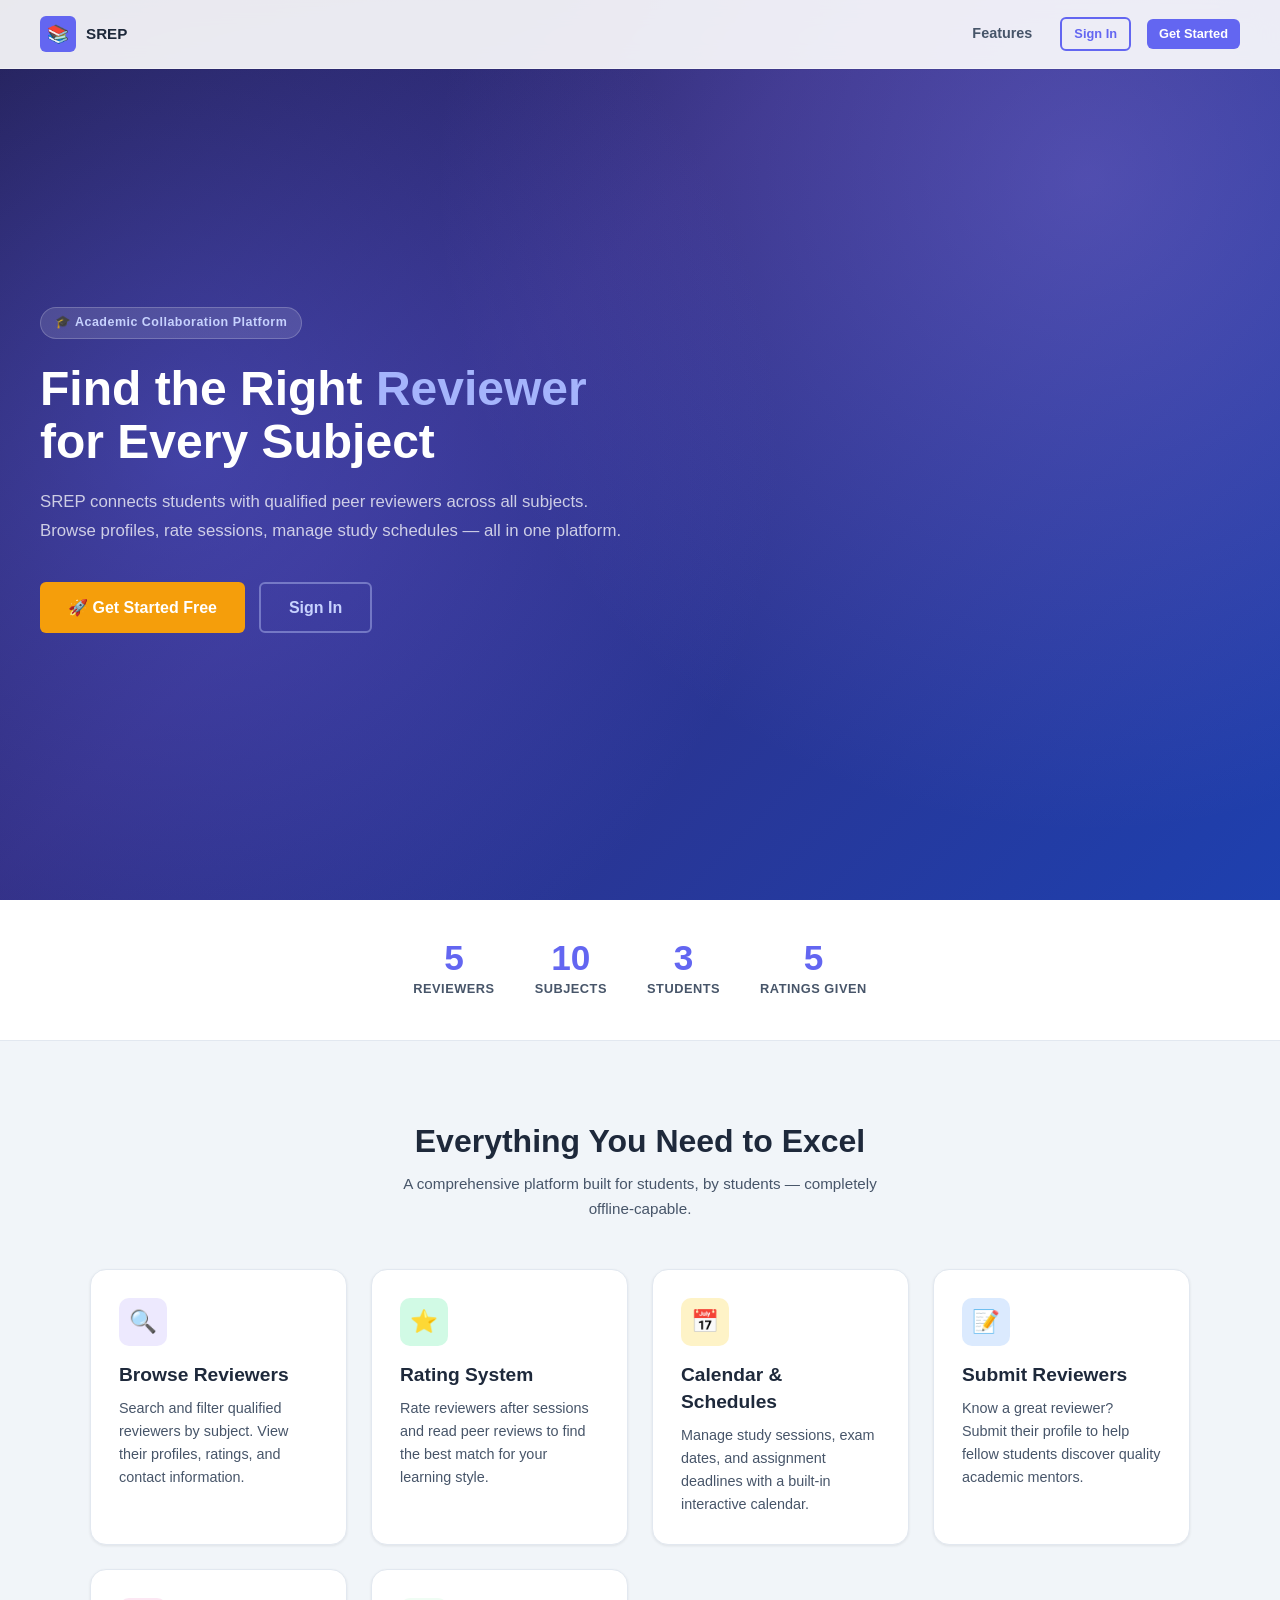
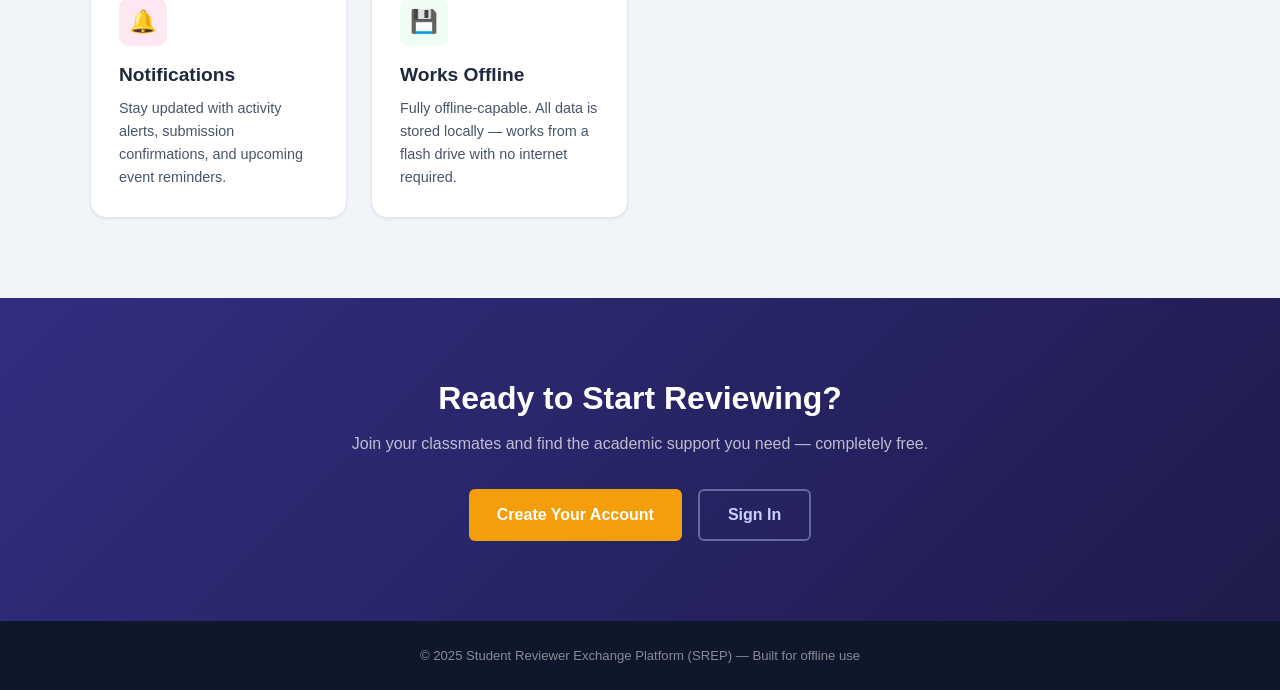
<file: webdev_final/files/index.html>
<!DOCTYPE html>
<html lang="en">
<head>
  <meta charset="UTF-8">
  <meta name="viewport" content="width=device-width, initial-scale=1.0">
  <title>SREP — Student Reviewer Exchange Platform</title>
  <link rel="stylesheet" href="styles.css">
  <style>
    .cta-section {
      padding: 80px 40px;
      background: linear-gradient(135deg, #312e81 0%, #1e1b4b 100%);
      text-align: center; color: #fff;
    }
    .cta-section h2 { font-size: 2rem; font-weight: 800; margin-bottom: 12px; }
    .cta-section p  { color: rgba(255,255,255,.7); margin-bottom: 32px; font-size: 1rem; }
    .landing-footer {
      background: #0f172a; color: rgba(255,255,255,.5);
      text-align: center; padding: 24px;
      font-size: .82rem;
    }
    .stats-row {
      display: flex; justify-content: center; gap: 40px; flex-wrap: wrap;
      padding: 40px;
      background: var(--card);
      border-bottom: 1px solid var(--border);
    }
    .stat-item { text-align: center; }
    .stat-num  { font-size: 2.2rem; font-weight: 900; color: var(--primary); line-height: 1; }
    .stat-lbl  { font-size: .8rem; color: var(--text-md); margin-top: 4px; font-weight: 600; letter-spacing: .04em; text-transform: uppercase; }
    .landing-nav-links { display: flex; align-items: center; gap: 16px; }
    .nav-link { font-size: .9rem; font-weight: 600; color: var(--text-md); padding: 6px 12px; border-radius: var(--radius-sm); transition: color var(--t-fast); }
    .nav-link:hover { color: var(--primary); text-decoration: none; }
  </style>
</head>
<body>
  <!-- Navigation -->
  <nav class="landing-nav">
    <div class="landing-logo">
      <div class="landing-logo-icon">📚</div>
      <span class="landing-logo-text">SREP</span>
    </div>
    <div class="landing-nav-links">
      <a href="#features" class="nav-link">Features</a>
      <a href="login.html" class="btn btn-outline btn-sm">Sign In</a>
      <a href="register.html" class="btn btn-primary btn-sm">Get Started</a>
    </div>
  </nav>

  <!-- Hero Section -->
  <section class="hero">
    <div class="hero-content">
      <div class="hero-badge">🎓 Academic Collaboration Platform</div>
      <h1>Find the Right <span class="highlight">Reviewer</span> for Every Subject</h1>
      <p>SREP connects students with qualified peer reviewers across all subjects. Browse profiles, rate sessions, manage study schedules — all in one platform.</p>
      <div class="hero-actions">
        <a href="register.html" class="btn btn-accent btn-lg">🚀 Get Started Free</a>
        <a href="login.html"    class="btn btn-outline btn-lg" style="color:#c7d2fe;border-color:rgba(199,210,254,.4);">Sign In</a>
      </div>
    </div>
  </section>

  <!-- Quick Stats -->
  <div class="stats-row" id="live-stats">
    <div class="stat-item">
      <div class="stat-num" id="stat-reviewers">5</div>
      <div class="stat-lbl">Reviewers</div>
    </div>
    <div class="stat-item">
      <div class="stat-num" id="stat-subjects">10</div>
      <div class="stat-lbl">Subjects</div>
    </div>
    <div class="stat-item">
      <div class="stat-num" id="stat-users">3</div>
      <div class="stat-lbl">Students</div>
    </div>
    <div class="stat-item">
      <div class="stat-num" id="stat-ratings">5</div>
      <div class="stat-lbl">Ratings Given</div>
    </div>
  </div>

  <!-- Features Section -->
  <section class="features-section" id="features">
    <div class="section-heading">
      <h2>Everything You Need to Excel</h2>
      <p>A comprehensive platform built for students, by students — completely offline-capable.</p>
    </div>
    <div class="features-grid">
      <div class="feature-card">
        <div class="feature-icon" style="background:#ede9fe;">🔍</div>
        <h3>Browse Reviewers</h3>
        <p style="color:var(--text-md);font-size:.9rem;margin-top:8px;line-height:1.6;">
          Search and filter qualified reviewers by subject. View their profiles, ratings, and contact information.
        </p>
      </div>
      <div class="feature-card">
        <div class="feature-icon" style="background:#d1fae5;">⭐</div>
        <h3>Rating System</h3>
        <p style="color:var(--text-md);font-size:.9rem;margin-top:8px;line-height:1.6;">
          Rate reviewers after sessions and read peer reviews to find the best match for your learning style.
        </p>
      </div>
      <div class="feature-card">
        <div class="feature-icon" style="background:#fef3c7;">📅</div>
        <h3>Calendar & Schedules</h3>
        <p style="color:var(--text-md);font-size:.9rem;margin-top:8px;line-height:1.6;">
          Manage study sessions, exam dates, and assignment deadlines with a built-in interactive calendar.
        </p>
      </div>
      <div class="feature-card">
        <div class="feature-icon" style="background:#dbeafe;">📝</div>
        <h3>Submit Reviewers</h3>
        <p style="color:var(--text-md);font-size:.9rem;margin-top:8px;line-height:1.6;">
          Know a great reviewer? Submit their profile to help fellow students discover quality academic mentors.
        </p>
      </div>
      <div class="feature-card">
        <div class="feature-icon" style="background:#fce7f3;">🔔</div>
        <h3>Notifications</h3>
        <p style="color:var(--text-md);font-size:.9rem;margin-top:8px;line-height:1.6;">
          Stay updated with activity alerts, submission confirmations, and upcoming event reminders.
        </p>
      </div>
      <div class="feature-card">
        <div class="feature-icon" style="background:#f0fdf4;">💾</div>
        <h3>Works Offline</h3>
        <p style="color:var(--text-md);font-size:.9rem;margin-top:8px;line-height:1.6;">
          Fully offline-capable. All data is stored locally — works from a flash drive with no internet required.
        </p>
      </div>
    </div>
  </section>

  <!-- CTA Section -->
  <section class="cta-section">
    <h2>Ready to Start Reviewing?</h2>
    <p>Join your classmates and find the academic support you need — completely free.</p>
    <div style="display:flex;gap:16px;justify-content:center;flex-wrap:wrap;">
      <a href="register.html" class="btn btn-accent btn-lg">Create Your Account</a>
      <a href="login.html"    class="btn btn-outline btn-lg" style="color:#c7d2fe;border-color:rgba(199,210,254,.4);">Sign In</a>
    </div>
  </section>

  <footer class="landing-footer">
    &copy; 2025 Student Reviewer Exchange Platform (SREP) — Built for offline use
  </footer>

  <script src="script.js"></script>
  <script>
    // Update live stats from localStorage
    document.addEventListener('DOMContentLoaded', () => {
      const reviewers = getLS(KEYS.REVIEWERS) || [];
      const users     = getLS(KEYS.USERS)     || [];
      const ratings   = getLS(KEYS.RATINGS)   || [];

      document.getElementById('stat-reviewers').textContent = reviewers.length;
      document.getElementById('stat-users').textContent     = users.length;
      document.getElementById('stat-ratings').textContent   = ratings.length;

      // Redirect to dashboard if already logged in
      redirectIfAuthed();
    });
  </script>
</body>
</html>
</file>
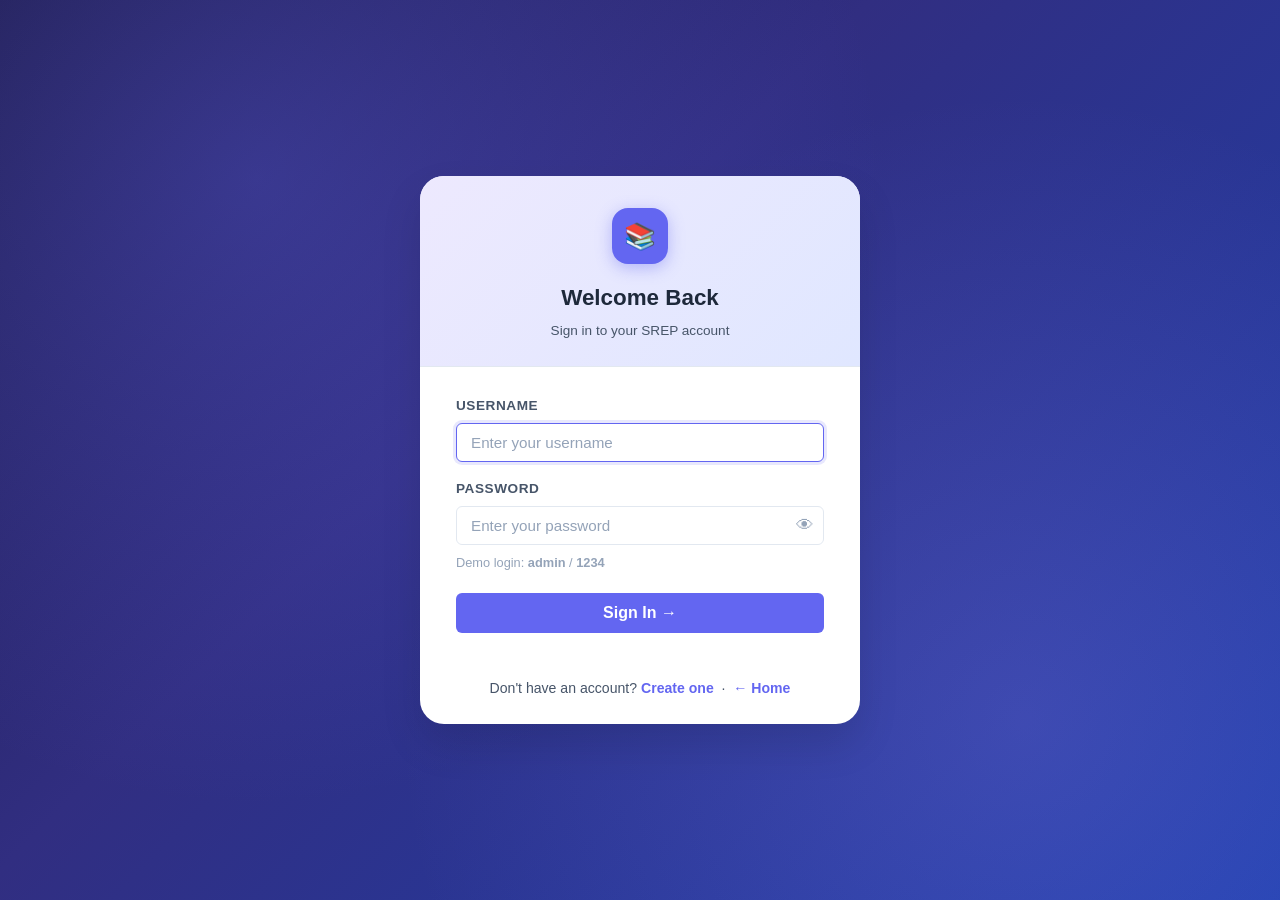
<file: webdev_final/files/dashboard.html>
<!DOCTYPE html>
<html lang="en">
<head>
  <meta charset="UTF-8">
  <meta name="viewport" content="width=device-width, initial-scale=1.0">
  <title>Dashboard — SREP</title>
  <link rel="stylesheet" href="styles.css">
</head>
<body>

<!-- ============================================================
     TOAST & MODALS (outside layout)
     ============================================================ -->
<div id="toast-container"></div>
<div id="sidebar-overlay" class="sidebar-overlay"></div>

<!-- ── Rating Modal ── -->
<div class="modal-overlay" id="rating-modal">
  <div class="modal">
    <div class="modal-header">
      <span class="modal-title">Rate Reviewer</span>
      <button class="modal-close" onclick="closeModal('rating-modal')">✕</button>
    </div>
    <div class="modal-body">
      <p style="color:var(--text-md);font-size:.9rem;margin-bottom:16px;">
        Share your experience to help other students.
      </p>
      <div id="rating-reviewer-name" style="font-weight:700;font-size:1.05rem;margin-bottom:14px;"></div>
      <div style="margin-bottom:16px;">
        <div class="form-label" style="margin-bottom:8px;">Your Rating</div>
        <div id="rating-stars" style="display:flex;gap:6px;font-size:2rem;cursor:pointer;"></div>
      </div>
      <div class="form-group">
        <label class="form-label">Comment (optional)</label>
        <textarea id="rating-comment" class="form-control" rows="3" placeholder="Share your experience…"></textarea>
      </div>
      <input type="hidden" id="rating-reviewer-id">
      <input type="hidden" id="rating-value" value="0">
    </div>
    <div class="modal-footer">
      <button class="btn btn-ghost" onclick="closeModal('rating-modal')">Cancel</button>
      <button class="btn btn-accent" id="submit-rating-btn">Submit Rating ★</button>
    </div>
  </div>
</div>

<!-- ── Reviewer Detail Modal ── -->
<div class="modal-overlay" id="detail-modal">
  <div class="modal modal-lg">
    <div class="modal-header">
      <span class="modal-title">Reviewer Profile</span>
      <button class="modal-close" onclick="closeModal('detail-modal')">✕</button>
    </div>
    <div class="modal-body" id="detail-modal-body"></div>
    <div class="modal-footer">
      <button class="btn btn-ghost" onclick="closeModal('detail-modal')">Close</button>
      <button class="btn btn-primary" id="detail-rate-btn">★ Rate This Reviewer</button>
    </div>
  </div>
</div>

<!-- ── Event Modal (Add / Edit) ── -->
<div class="modal-overlay" id="event-modal">
  <div class="modal">
    <div class="modal-header">
      <span class="modal-title" id="event-modal-title">Add Event</span>
      <button class="modal-close" onclick="closeModal('event-modal')">✕</button>
    </div>
    <div class="modal-body">
      <div class="form-group">
        <label class="form-label">Event Title *</label>
        <input type="text" id="evt-title" class="form-control" placeholder="e.g., Math Finals Review">
      </div>
      <div class="form-row">
        <div class="form-group">
          <label class="form-label">Date *</label>
          <input type="date" id="evt-date" class="form-control">
        </div>
        <div class="form-group">
          <label class="form-label">Time</label>
          <input type="time" id="evt-time" class="form-control">
        </div>
      </div>
      <div class="form-group">
        <label class="form-label">Type</label>
        <select id="evt-type" class="form-control">
          <option value="review">Review Session</option>
          <option value="exam">Exam</option>
          <option value="assignment">Assignment</option>
          <option value="other">Other</option>
        </select>
      </div>
      <div class="form-group">
        <label class="form-label">Description</label>
        <textarea id="evt-desc" class="form-control" rows="2" placeholder="Optional details…"></textarea>
      </div>
      <input type="hidden" id="evt-editing-id">
    </div>
    <div class="modal-footer">
      <button class="btn btn-ghost" onclick="closeModal('event-modal')">Cancel</button>
      <button class="btn btn-primary" id="save-event-btn">Save Event</button>
    </div>
  </div>
</div>

<!-- ── Confirm Modal ── -->
<div class="modal-overlay" id="confirm-modal">
  <div class="modal" style="max-width:360px;">
    <div class="modal-header">
      <span class="modal-title">Confirm Action</span>
      <button class="modal-close" onclick="closeModal('confirm-modal')">✕</button>
    </div>
    <div class="modal-body">
      <p id="confirm-message" style="color:var(--text-md);"></p>
    </div>
    <div class="modal-footer">
      <button class="btn btn-ghost" onclick="closeModal('confirm-modal')">Cancel</button>
      <button class="btn btn-danger" id="confirm-ok">Confirm Delete</button>
    </div>
  </div>
</div>

<!-- ============================================================
     APP LAYOUT
     ============================================================ -->
<div class="app-layout">

  <!-- ── Sidebar ── -->
  <aside class="sidebar" id="sidebar">
    <div class="sidebar-logo">
      <div class="sidebar-logo-icon">📚</div>
      <div>
        <div class="sidebar-logo-text">SREP</div>
        <div class="sidebar-logo-sub">Reviewer Exchange</div>
      </div>
    </div>

    <div class="sidebar-user">
      <div class="sidebar-avatar" id="sb-avatar"></div>
      <div class="sidebar-user-info">
        <div class="sidebar-user-name" id="sb-name">Loading…</div>
        <div class="sidebar-user-role" id="sb-subject"></div>
      </div>
    </div>

    <nav class="sidebar-nav">
      <div class="sidebar-section-label">Main</div>
      <div class="nav-item active" data-section="dashboard">
        <span class="nav-icon">🏠</span><span class="nav-label">Dashboard</span>
      </div>
      <div class="nav-item" data-section="subjects">
        <span class="nav-icon">📚</span><span class="nav-label">Subjects</span>
      </div>

      <div class="sidebar-section-label" style="margin-top:6px;">Reviewers</div>
      <div class="nav-item" data-section="browse">
        <span class="nav-icon">🔍</span><span class="nav-label">Browse Reviewers</span>
      </div>
      <div class="nav-item" data-section="submit">
        <span class="nav-icon">✏️</span><span class="nav-label">Submit Reviewer</span>
      </div>
      <div class="nav-item" data-section="my-submissions">
        <span class="nav-icon">📋</span><span class="nav-label">My Submissions</span>
      </div>

      <div class="sidebar-section-label" style="margin-top:6px;">Manage</div>
      <div class="nav-item" data-section="calendar">
        <span class="nav-icon">📅</span><span class="nav-label">Calendar</span>
      </div>
      <div class="nav-item" data-section="notifications">
        <span class="nav-icon">🔔</span>
        <span class="nav-label">Notifications</span>
        <span class="nav-badge hidden" id="notif-badge">0</span>
      </div>
    </nav>

    <div class="sidebar-footer">
      <div class="nav-item" data-section="profile">
        <span class="nav-icon">👤</span><span class="nav-label">Profile</span>
      </div>
      <div class="nav-item logout" id="logout-btn">
        <span class="nav-icon">🚪</span><span class="nav-label">Logout</span>
      </div>
    </div>
  </aside>

  <!-- ── Main Content ── -->
  <main class="main-content">

    <!-- Top Bar -->
    <div class="top-bar">
      <div class="top-bar-left">
        <button class="hamburger" id="hamburger">☰</button>
        <div>
          <div class="top-bar-title" id="top-bar-title">Dashboard</div>
          <div class="top-bar-breadcrumb" id="top-bar-breadcrumb">Home › Dashboard</div>
        </div>
      </div>
      <div style="display:flex;align-items:center;gap:12px;">
        <div style="font-size:.82rem;color:var(--text-sm);" id="top-bar-date"></div>
        <button class="btn btn-outline btn-sm" onclick="navigateTo('notifications')" id="top-notif-btn">
          🔔 <span id="top-notif-count"></span>
        </button>
      </div>
    </div>

    <div class="content-area">

      <!-- ────────────────────────────────────────────────────── -->
      <!-- SECTION: DASHBOARD                                     -->
      <!-- ────────────────────────────────────────────────────── -->
      <section id="section-dashboard" class="section fade-in">
        <div class="section-header">
          <div>
            <div class="section-title" id="dash-greeting">Good morning!</div>
            <div class="section-subtitle">Here's what's happening on the platform.</div>
          </div>
          <button class="btn btn-primary btn-sm" onclick="navigateTo('submit')">+ Submit Reviewer</button>
        </div>

        <!-- Stats -->
        <div class="stats-grid" id="dash-stats"></div>

        <!-- Two-column grid -->
        <div style="display:grid;grid-template-columns:1fr 1fr;gap:20px;margin-top:24px;" class="dash-two-col">

          <!-- Recent Reviewers -->
          <div class="card">
            <div class="card-header">
              <h3 style="font-size:1rem;">Recent Reviewers</h3>
              <button class="btn btn-ghost btn-sm" onclick="navigateTo('browse')">View All →</button>
            </div>
            <div class="card-body" style="padding:12px;">
              <div id="dash-recent-reviewers"></div>
            </div>
          </div>

          <!-- Upcoming Events -->
          <div class="card">
            <div class="card-header">
              <h3 style="font-size:1rem;">Upcoming Events</h3>
              <button class="btn btn-ghost btn-sm" onclick="navigateTo('calendar')">Calendar →</button>
            </div>
            <div class="card-body" style="padding:12px;">
              <div id="dash-upcoming-events"></div>
            </div>
          </div>
        </div>

        <!-- Recent Notifications -->
        <div class="card" style="margin-top:20px;">
          <div class="card-header">
            <h3 style="font-size:1rem;">Recent Notifications</h3>
            <button class="btn btn-ghost btn-sm" onclick="navigateTo('notifications')">View All →</button>
          </div>
          <div class="card-body" style="padding:12px;">
            <div id="dash-notifications"></div>
          </div>
        </div>
      </section>

      <!-- ────────────────────────────────────────────────────── -->
      <!-- SECTION: SUBJECTS                                      -->
      <!-- ────────────────────────────────────────────────────── -->
      <section id="section-subjects" class="section hidden fade-in">
        <div class="section-header">
          <div>
            <div class="section-title">Subjects</div>
            <div class="section-subtitle">Browse reviewers by subject area</div>
          </div>
        </div>
        <div class="subjects-grid" id="subjects-grid"></div>
      </section>

      <!-- ────────────────────────────────────────────────────── -->
      <!-- SECTION: BROWSE REVIEWERS                             -->
      <!-- ────────────────────────────────────────────────────── -->
      <section id="section-browse" class="section hidden fade-in">
        <div class="section-header">
          <div>
            <div class="section-title">Browse Reviewers</div>
            <div class="section-subtitle">Find the right reviewer for your subject</div>
          </div>
          <button class="btn btn-primary btn-sm" onclick="navigateTo('submit')">+ Submit Reviewer</button>
        </div>

        <div class="filter-bar">
          <div class="search-input-wrap">
            <span class="search-icon">🔍</span>
            <input type="text" id="browse-search" class="search-input" placeholder="Search by name, subject, or tag…">
          </div>
          <select id="browse-filter-subject" class="filter-select">
            <option value="">All Subjects</option>
          </select>
          <select id="browse-sort" class="filter-select">
            <option value="date-desc">Newest First</option>
            <option value="rating-desc">Highest Rated</option>
            <option value="rating-asc">Lowest Rated</option>
            <option value="name-asc">Name A–Z</option>
          </select>
          <button class="btn btn-ghost btn-sm" id="browse-clear-btn">Clear</button>
        </div>

        <div id="browse-results-info" style="font-size:.85rem;color:var(--text-sm);margin-bottom:12px;"></div>
        <div class="reviewers-grid" id="browse-grid"></div>
      </section>

      <!-- ────────────────────────────────────────────────────── -->
      <!-- SECTION: SUBMIT REVIEWER                              -->
      <!-- ────────────────────────────────────────────────────── -->
      <section id="section-submit" class="section hidden fade-in">
        <div class="section-header">
          <div>
            <div class="section-title">Submit a Reviewer</div>
            <div class="section-subtitle">Help your classmates discover great academic mentors</div>
          </div>
        </div>

        <div style="display:grid;grid-template-columns:2fr 1fr;gap:24px;" class="submit-grid">
          <div class="card">
            <div class="card-header"><h3>Reviewer Information</h3></div>
            <div class="card-body">
              <div id="submit-success-msg" class="hidden" style="padding:14px;background:#d1fae5;border-radius:var(--radius-md);margin-bottom:16px;color:#065f46;font-weight:600;"></div>

              <div class="form-row">
                <div class="form-group">
                  <label class="form-label">Full Name *</label>
                  <input type="text" id="sub-name" class="form-control" placeholder="Reviewer's full name">
                </div>
                <div class="form-group">
                  <label class="form-label">Subject *</label>
                  <select id="sub-subject" class="form-control">
                    <option value="">Select subject…</option>
                    <option>Mathematics</option>
                    <option>Science</option>
                    <option>English</option>
                    <option>History</option>
                    <option>Technology</option>
                    <option>Arts</option>
                    <option>Filipino</option>
                    <option>Social Studies</option>
                    <option>Economics</option>
                    <option>General</option>
                  </select>
                </div>
              </div>

              <div class="form-group">
                <label class="form-label">Contact Info *</label>
                <input type="text" id="sub-contact" class="form-control" placeholder="Email, phone, or social handle">
              </div>

              <div class="form-group">
                <label class="form-label">Description *</label>
                <textarea id="sub-desc" class="form-control" rows="4" placeholder="Describe the reviewer's expertise, availability, and teaching style…"></textarea>
              </div>

              <div class="form-group">
                <label class="form-label">Tags <span style="color:var(--text-sm);font-weight:400;text-transform:none;">(comma-separated)</span></label>
                <input type="text" id="sub-tags" class="form-control" placeholder="e.g., Calculus, Algebra, Statistics">
              </div>

              <button class="btn btn-primary btn-lg btn-full" id="submit-reviewer-btn">Submit Reviewer →</button>
            </div>
          </div>

          <div style="display:flex;flex-direction:column;gap:16px;">
            <div class="card">
              <div class="card-body">
                <h4 style="margin-bottom:10px;">📝 Submission Tips</h4>
                <ul style="color:var(--text-md);font-size:.85rem;display:flex;flex-direction:column;gap:8px;list-style:disc;padding-left:18px;">
                  <li>Use the reviewer's professional email for contact</li>
                  <li>Be descriptive about their experience level</li>
                  <li>Mention specific topics they can cover</li>
                  <li>Include availability (e.g., weekday afternoons)</li>
                  <li>Add relevant tags for easier discovery</li>
                </ul>
              </div>
            </div>
            <div class="card" style="background:linear-gradient(135deg,#ede9fe,#e0e7ff);">
              <div class="card-body" style="text-align:center;">
                <div style="font-size:2.5rem;margin-bottom:8px;">🤝</div>
                <div style="font-weight:700;font-size:.95rem;margin-bottom:6px;">Help Your Community</div>
                <div style="font-size:.82rem;color:var(--text-md);">Every submission helps students find the academic support they need.</div>
              </div>
            </div>
          </div>
        </div>
      </section>

      <!-- ────────────────────────────────────────────────────── -->
      <!-- SECTION: MY SUBMISSIONS                               -->
      <!-- ────────────────────────────────────────────────────── -->
      <section id="section-my-submissions" class="section hidden fade-in">
        <div class="section-header">
          <div>
            <div class="section-title">My Submissions</div>
            <div class="section-subtitle">Reviewers you have added to the platform</div>
          </div>
          <button class="btn btn-primary btn-sm" onclick="navigateTo('submit')">+ Submit New</button>
        </div>
        <div id="my-submissions-grid"></div>
      </section>

      <!-- ────────────────────────────────────────────────────── -->
      <!-- SECTION: CALENDAR                                     -->
      <!-- ────────────────────────────────────────────────────── -->
      <section id="section-calendar" class="section hidden fade-in">
        <div class="section-header">
          <div>
            <div class="section-title">Calendar</div>
            <div class="section-subtitle">Manage your study schedule and deadlines</div>
          </div>
          <button class="btn btn-primary btn-sm" id="add-event-btn">+ Add Event</button>
        </div>

        <div class="calendar-wrapper">
          <!-- Calendar Grid -->
          <div class="card" style="padding:20px;">
            <div class="calendar-nav">
              <button class="cal-nav-btn" id="cal-prev">‹</button>
              <div class="cal-month-label" id="cal-month-label"></div>
              <button class="cal-nav-btn" id="cal-next">›</button>
            </div>
            <div class="calendar-grid" id="calendar-grid"></div>
          </div>

          <!-- Events Panel -->
          <div class="events-panel">
            <div class="events-panel-header">
              <div>
                <div style="font-weight:700;" id="events-panel-title">All Upcoming Events</div>
                <div style="font-size:.78rem;color:var(--text-sm);" id="events-panel-sub"></div>
              </div>
              <button class="btn btn-ghost btn-sm btn-icon" id="events-panel-clear" title="Show all events" style="display:none;">✕</button>
            </div>
            <div class="events-list" id="events-list"></div>
          </div>
        </div>

        <!-- Legend -->
        <div style="display:flex;gap:16px;flex-wrap:wrap;margin-top:14px;font-size:.78rem;color:var(--text-md);">
          <span><span class="cal-event-chip review" style="padding:2px 8px;">●</span> Review</span>
          <span><span class="cal-event-chip exam" style="padding:2px 8px;">●</span> Exam</span>
          <span><span class="cal-event-chip assignment" style="padding:2px 8px;">●</span> Assignment</span>
          <span><span class="cal-event-chip other" style="padding:2px 8px;">●</span> Other</span>
        </div>
      </section>

      <!-- ────────────────────────────────────────────────────── -->
      <!-- SECTION: NOTIFICATIONS                                -->
      <!-- ────────────────────────────────────────────────────── -->
      <section id="section-notifications" class="section hidden fade-in">
        <div class="section-header">
          <div>
            <div class="section-title">Notifications</div>
            <div class="section-subtitle" id="notif-section-sub"></div>
          </div>
          <button class="btn btn-outline btn-sm" id="mark-all-read-btn">Mark All Read</button>
        </div>
        <div id="notifications-list"></div>
      </section>

      <!-- ────────────────────────────────────────────────────── -->
      <!-- SECTION: PROFILE                                      -->
      <!-- ────────────────────────────────────────────────────── -->
      <section id="section-profile" class="section hidden fade-in">
        <div class="section-header">
          <div>
            <div class="section-title">My Profile</div>
            <div class="section-subtitle">Manage your account information</div>
          </div>
        </div>

        <div style="display:grid;grid-template-columns:2fr 1fr;gap:24px;" class="profile-grid">
          <!-- Profile Card -->
          <div class="card">
            <div class="profile-cover"></div>
            <div class="profile-avatar-wrap">
              <div class="profile-avatar-big" id="profile-avatar"></div>
              <div class="profile-info">
                <div class="profile-name" id="profile-display-name"></div>
                <div class="profile-role" id="profile-display-subject"></div>
              </div>
            </div>
            <div class="card-body" style="padding-top:0;">
              <div id="profile-view-mode">
                <div style="display:grid;grid-template-columns:1fr 1fr;gap:12px;margin-bottom:16px;">
                  <div>
                    <div class="form-label">Username</div>
                    <div style="padding:8px 0;" id="pv-username"></div>
                  </div>
                  <div>
                    <div class="form-label">Email</div>
                    <div style="padding:8px 0;" id="pv-email"></div>
                  </div>
                  <div>
                    <div class="form-label">Subject</div>
                    <div style="padding:8px 0;" id="pv-subject"></div>
                  </div>
                  <div>
                    <div class="form-label">Member Since</div>
                    <div style="padding:8px 0;" id="pv-joined"></div>
                  </div>
                </div>
                <div class="form-label">Bio</div>
                <div style="padding:8px 0;color:var(--text-md);font-size:.9rem;" id="pv-bio"></div>
                <button class="btn btn-primary btn-sm" style="margin-top:16px;" id="edit-profile-btn">✏️ Edit Profile</button>
              </div>

              <div id="profile-edit-mode" class="hidden">
                <div class="form-row">
                  <div class="form-group">
                    <label class="form-label">Full Name *</label>
                    <input type="text" id="pe-name" class="form-control">
                  </div>
                  <div class="form-group">
                    <label class="form-label">Email *</label>
                    <input type="email" id="pe-email" class="form-control">
                  </div>
                </div>
                <div class="form-group">
                  <label class="form-label">Subject Specialization</label>
                  <select id="pe-subject" class="form-control">
                    <option>Mathematics</option><option>Science</option>
                    <option>English</option><option>History</option>
                    <option>Technology</option><option>Arts</option>
                    <option>Filipino</option><option>Social Studies</option>
                    <option>Economics</option><option>General</option>
                  </select>
                </div>
                <div class="form-group">
                  <label class="form-label">Bio</label>
                  <textarea id="pe-bio" class="form-control" rows="3" placeholder="Tell others about yourself…"></textarea>
                </div>
                <div class="divider"></div>
                <div style="font-weight:600;font-size:.9rem;margin-bottom:12px;">Change Password <span style="color:var(--text-sm);font-weight:400;">(leave blank to keep current)</span></div>
                <div class="form-row">
                  <div class="form-group">
                    <label class="form-label">New Password</label>
                    <input type="password" id="pe-password" class="form-control" placeholder="New password">
                  </div>
                  <div class="form-group">
                    <label class="form-label">Confirm</label>
                    <input type="password" id="pe-confirm" class="form-control" placeholder="Confirm password">
                  </div>
                </div>
                <div style="display:flex;gap:10px;margin-top:4px;">
                  <button class="btn btn-primary" id="save-profile-btn">Save Changes</button>
                  <button class="btn btn-ghost" id="cancel-edit-btn">Cancel</button>
                </div>
              </div>
            </div>
          </div>

          <!-- Side stats -->
          <div style="display:flex;flex-direction:column;gap:16px;">
            <div class="card">
              <div class="card-body">
                <h4 style="margin-bottom:14px;">📊 My Activity</h4>
                <div style="display:flex;flex-direction:column;gap:10px;">
                  <div style="display:flex;justify-content:space-between;align-items:center;">
                    <span style="color:var(--text-md);font-size:.88rem;">Submissions</span>
                    <strong id="profile-stat-submissions">0</strong>
                  </div>
                  <div style="display:flex;justify-content:space-between;align-items:center;">
                    <span style="color:var(--text-md);font-size:.88rem;">Ratings Given</span>
                    <strong id="profile-stat-ratings">0</strong>
                  </div>
                  <div style="display:flex;justify-content:space-between;align-items:center;">
                    <span style="color:var(--text-md);font-size:.88rem;">Events Scheduled</span>
                    <strong id="profile-stat-events">0</strong>
                  </div>
                  <div style="display:flex;justify-content:space-between;align-items:center;">
                    <span style="color:var(--text-md);font-size:.88sm;">Notifications</span>
                    <strong id="profile-stat-notifs">0</strong>
                  </div>
                </div>
              </div>
            </div>

            <div class="card" style="background:linear-gradient(135deg,#1e1b4b,#312e81);color:#fff;">
              <div class="card-body" style="text-align:center;">
                <div style="font-size:2.5rem;margin-bottom:8px;" id="profile-role-icon">🎓</div>
                <div style="font-weight:700;font-size:.95rem;margin-bottom:4px;" id="profile-role-label">Student</div>
                <div style="font-size:.78rem;opacity:.7;">SREP Member</div>
              </div>
            </div>
          </div>
        </div>
      </section>

    </div><!-- /content-area -->
  </main>
</div><!-- /app-layout -->

<!-- Responsive style overrides -->
<style>
  @media (max-width: 900px) {
    .dash-two-col { grid-template-columns: 1fr !important; }
    .submit-grid  { grid-template-columns: 1fr !important; }
    .profile-grid { grid-template-columns: 1fr !important; }
  }
</style>

<script src="script.js"></script>
<script>
/* ============================================================
   DASHBOARD APPLICATION LOGIC
   ============================================================ */

/* ─── Auth Guard ──────────────────────────────────────────── */
let currentUser = null;

document.addEventListener('DOMContentLoaded', () => {
  if (!requireAuth()) return;
  currentUser = getCurrentUser();
  initDashboard();
});

/* ─── Navigation ──────────────────────────────────────────── */
const SECTION_TITLES = {
  'dashboard':      { title: 'Dashboard',      crumb: 'Home › Dashboard' },
  'subjects':       { title: 'Subjects',        crumb: 'Home › Subjects' },
  'browse':         { title: 'Browse Reviewers',crumb: 'Reviewers › Browse' },
  'submit':         { title: 'Submit Reviewer', crumb: 'Reviewers › Submit' },
  'my-submissions': { title: 'My Submissions',  crumb: 'Reviewers › My Submissions' },
  'calendar':       { title: 'Calendar',        crumb: 'Manage › Calendar' },
  'notifications':  { title: 'Notifications',   crumb: 'Manage › Notifications' },
  'profile':        { title: 'Profile',         crumb: 'Account › Profile' },
};

function navigateTo(sectionName) {
  // Hide all sections
  document.querySelectorAll('.section').forEach(s => s.classList.add('hidden'));
  // Show target
  const target = document.getElementById(`section-${sectionName}`);
  if (target) {
    target.classList.remove('hidden');
    target.classList.remove('fade-in');
    void target.offsetWidth; // force reflow
    target.classList.add('fade-in');
  }
  // Update nav
  document.querySelectorAll('.nav-item[data-section]').forEach(item => {
    item.classList.toggle('active', item.dataset.section === sectionName);
  });
  // Update top bar
  const info = SECTION_TITLES[sectionName] || { title: sectionName, crumb: '' };
  document.getElementById('top-bar-title').textContent = info.title;
  document.getElementById('top-bar-breadcrumb').textContent = info.crumb;
  // Close mobile sidebar
  document.getElementById('sidebar').classList.remove('open');
  const ov = document.getElementById('sidebar-overlay');
  if (ov) ov.classList.remove('open');
  // Load section content
  loadSection(sectionName);
}

function loadSection(name) {
  switch (name) {
    case 'dashboard':      renderDashboard();     break;
    case 'subjects':       renderSubjects();      break;
    case 'browse':         renderBrowse();        break;
    case 'my-submissions': renderMySubmissions(); break;
    case 'calendar':       renderCalendar();      break;
    case 'notifications':  renderNotifications(); break;
    case 'profile':        renderProfile();       break;
  }
}

/* ─── Init Dashboard ──────────────────────────────────────── */
function initDashboard() {
  // Sidebar user info
  document.getElementById('sb-name').textContent = currentUser.name;
  document.getElementById('sb-subject').textContent = currentUser.subject || 'Student';
  document.getElementById('sb-avatar').textContent = getInitials(currentUser.name);

  // Today's date
  document.getElementById('top-bar-date').textContent =
    new Date().toLocaleDateString('en-US', { weekday:'short', month:'short', day:'numeric', year:'numeric' });

  // Nav click handlers
  document.querySelectorAll('.nav-item[data-section]').forEach(item => {
    item.addEventListener('click', () => navigateTo(item.dataset.section));
  });

  // Logout — uses showConfirm modal (not window.confirm, which is blocked on file://)
  document.getElementById('logout-btn').addEventListener('click', () => {
    showConfirm('Are you sure you want to log out?', () => logout());
  });

  updateNotifBadge();
  renderDashboard();
}

function updateNotifBadge() {
  const count = getUnreadCount(currentUser.id);
  const badge = document.getElementById('notif-badge');
  const topBtn = document.getElementById('top-notif-count');
  badge.textContent = count;
  badge.classList.toggle('hidden', count === 0);
  if (topBtn) topBtn.textContent = count > 0 ? `(${count})` : '';
}

/* ─── DASHBOARD SECTION ───────────────────────────────────── */
function renderDashboard() {
  const hour = new Date().getHours();
  const greeting = hour < 12 ? 'Good morning' : hour < 17 ? 'Good afternoon' : 'Good evening';
  document.getElementById('dash-greeting').textContent = `${greeting}, ${currentUser.name.split(' ')[0]}! 👋`;

  const reviewers = getReviewers();
  const events    = getUserEvents(currentUser.id);
  const notifs    = getNotifications(currentUser.id);
  const mySubmits = getReviewersByUser(currentUser.id);
  const ratings   = getRatings().filter(r => r.userId === currentUser.id);

  // Stats
  document.getElementById('dash-stats').innerHTML = `
    <div class="stat-card indigo">
      <div class="stat-icon indigo">🔍</div>
      <div class="stat-value">${reviewers.length}</div>
      <div class="stat-label">Total Reviewers</div>
    </div>
    <div class="stat-card amber">
      <div class="stat-icon amber">📋</div>
      <div class="stat-value">${mySubmits.length}</div>
      <div class="stat-label">My Submissions</div>
    </div>
    <div class="stat-card green">
      <div class="stat-icon green">📅</div>
      <div class="stat-value">${events.length}</div>
      <div class="stat-label">My Events</div>
    </div>
    <div class="stat-card blue">
      <div class="stat-icon blue">⭐</div>
      <div class="stat-value">${ratings.length}</div>
      <div class="stat-label">Ratings Given</div>
    </div>
  `;

  // Recent Reviewers (latest 4)
  const recent = [...reviewers].sort((a,b) => new Date(b.submittedDate) - new Date(a.submittedDate)).slice(0,4);
  const rrEl = document.getElementById('dash-recent-reviewers');
  if (!recent.length) {
    rrEl.innerHTML = emptyState('🔍', 'No Reviewers Yet', 'Be the first to submit a reviewer!');
  } else {
    rrEl.innerHTML = recent.map(r => {
      const avg = getAverageRating(r);
      return `
        <div class="flex gap-12" style="padding:10px 0;border-bottom:1px solid var(--border);cursor:pointer;border-radius:var(--radius-sm);"
             onclick="openReviewerDetail('${r.id}')">
          <div class="reviewer-avatar" style="width:38px;height:38px;font-size:.85rem;">${getInitials(r.name)}</div>
          <div style="flex:1;min-width:0;">
            <div style="font-weight:600;font-size:.9rem;white-space:nowrap;overflow:hidden;text-overflow:ellipsis;">${r.name}</div>
            <div style="font-size:.78rem;color:var(--text-sm);">${r.subject}</div>
          </div>
          <div style="font-size:.8rem;color:var(--accent);font-weight:700;">${avg ? avg.toFixed(1) + '★' : '—'}</div>
        </div>`;
    }).join('');
  }

  // Upcoming Events
  const today = todayISO();
  const upcoming = getUserEvents(currentUser.id)
    .filter(e => e.date >= today)
    .sort((a,b) => a.date.localeCompare(b.date))
    .slice(0,4);

  const ueEl = document.getElementById('dash-upcoming-events');
  if (!upcoming.length) {
    ueEl.innerHTML = emptyState('📅', 'No Upcoming Events', 'Add events to your calendar.');
  } else {
    ueEl.innerHTML = upcoming.map(e => `
      <div class="event-item ${e.type}" style="margin-bottom:6px;">
        <div style="flex:1;">
          <div class="event-title">${e.title}</div>
          <div class="event-time">${fmtDate(e.date)} ${e.time ? '· ' + e.time : ''}</div>
        </div>
        <span class="badge badge-${e.type === 'exam' ? 'error' : e.type === 'assignment' ? 'warning' : e.type === 'review' ? 'success' : 'info'}" style="font-size:.65rem;">${e.type}</span>
      </div>`).join('');
  }

  // Recent Notifications
  const recentNotifs = notifs.slice(0, 4);
  const dnEl = document.getElementById('dash-notifications');
  if (!recentNotifs.length) {
    dnEl.innerHTML = emptyState('🔔', 'No Notifications', 'Activity will appear here.');
  } else {
    dnEl.innerHTML = recentNotifs.map(n => notifItemHTML(n)).join('');
  }
}

/* ─── SUBJECTS SECTION ────────────────────────────────────── */
function renderSubjects() {
  const reviewers = getReviewers();
  const grid = document.getElementById('subjects-grid');
  grid.innerHTML = SUBJECTS.map(s => {
    const count = reviewers.filter(r => r.subject === s.name).length;
    return `
      <div class="subject-card" onclick="filterBrowseBySubject('${s.name}')">
        <div class="subject-icon">${s.icon}</div>
        <div class="subject-name">${s.name}</div>
        <div class="subject-count">${count} reviewer${count !== 1 ? 's' : ''}</div>
      </div>`;
  }).join('');
}

function filterBrowseBySubject(subject) {
  navigateTo('browse');
  setTimeout(() => {
    const sel = document.getElementById('browse-filter-subject');
    if (sel) { sel.value = subject; applyBrowseFilters(); }
  }, 50);
}

/* ─── BROWSE REVIEWERS SECTION ───────────────────────────── */
let browseFilterActive = '';

function renderBrowse() {
  // Populate subject filter
  const sel = document.getElementById('browse-filter-subject');
  const current = sel.value;
  sel.innerHTML = '<option value="">All Subjects</option>' +
    SUBJECTS.map(s => `<option ${s.name === current ? 'selected' : ''}>${s.name}</option>`).join('');

  // Attach event listeners (once)
  if (!sel.dataset.init) {
    sel.dataset.init = '1';
    document.getElementById('browse-search').addEventListener('input', applyBrowseFilters);
    sel.addEventListener('change', applyBrowseFilters);
    document.getElementById('browse-sort').addEventListener('change', applyBrowseFilters);
    document.getElementById('browse-clear-btn').addEventListener('click', () => {
      document.getElementById('browse-search').value = '';
      sel.value = '';
      document.getElementById('browse-sort').value = 'date-desc';
      applyBrowseFilters();
    });
  }
  applyBrowseFilters();
}

function applyBrowseFilters() {
  let reviewers = getReviewers();
  const query   = (document.getElementById('browse-search')?.value || '').toLowerCase();
  const subject = document.getElementById('browse-filter-subject')?.value || '';
  const sort    = document.getElementById('browse-sort')?.value || 'date-desc';

  if (query) {
    reviewers = reviewers.filter(r =>
      r.name.toLowerCase().includes(query) ||
      r.subject.toLowerCase().includes(query) ||
      r.description.toLowerCase().includes(query) ||
      (r.tags || []).some(t => t.toLowerCase().includes(query))
    );
  }
  if (subject) reviewers = reviewers.filter(r => r.subject === subject);

  // Sort
  switch (sort) {
    case 'rating-desc': reviewers.sort((a,b) => getAverageRating(b) - getAverageRating(a)); break;
    case 'rating-asc':  reviewers.sort((a,b) => getAverageRating(a) - getAverageRating(b)); break;
    case 'name-asc':    reviewers.sort((a,b) => a.name.localeCompare(b.name)); break;
    default:            reviewers.sort((a,b) => new Date(b.submittedDate) - new Date(a.submittedDate));
  }

  const info = document.getElementById('browse-results-info');
  info.textContent = `Showing ${reviewers.length} reviewer${reviewers.length !== 1 ? 's' : ''}${subject ? ' in ' + subject : ''}`;

  const grid = document.getElementById('browse-grid');
  if (!reviewers.length) {
    grid.innerHTML = `<div style="grid-column:1/-1;">${emptyState('🔍', 'No Reviewers Found', 'Try adjusting your search or filters.')}</div>`;
    return;
  }
  grid.innerHTML = reviewers.map(r => reviewerCardHTML(r)).join('');
  attachReviewerCardListeners();
}

function reviewerCardHTML(r) {
  const avg = getAverageRating(r);
  const subjectData = SUBJECTS.find(s => s.name === r.subject) || { icon: '📚', color: '#64748b' };
  const submitter = getUserById(r.submittedBy);
  return `
    <div class="reviewer-card" data-id="${r.id}">
      <div class="reviewer-card-top">
        <div class="reviewer-avatar">${getInitials(r.name)}</div>
        <div class="reviewer-card-info">
          <h3>${r.name}</h3>
          <span class="badge badge-primary" style="margin-top:4px;">${subjectData.icon} ${r.subject}</span>
        </div>
      </div>
      <div class="reviewer-card-body">
        <p style="font-size:.85rem;color:var(--text-md);line-height:1.5;flex:1;">
          ${r.description.length > 110 ? r.description.slice(0,110) + '…' : r.description}
        </p>
        <div style="display:flex;flex-wrap:wrap;gap:4px;">
          ${(r.tags || []).slice(0,3).map(t => `<span class="tag">${t}</span>`).join('')}
        </div>
        <div style="display:flex;align-items:center;gap:8px;">
          ${renderStars(avg)}
          <span class="rating-avg">${avg ? avg.toFixed(1) : '0.0'}</span>
          <span class="rating-count">(${r.ratingCount} rating${r.ratingCount !== 1 ? 's' : ''})</span>
        </div>
      </div>
      <div class="reviewer-card-footer">
        <div style="flex:1;font-size:.75rem;color:var(--text-sm);">
          By ${submitter ? submitter.name : 'Unknown'} · ${timeAgo(r.submittedDate)}
        </div>
        <button class="btn btn-outline btn-sm view-reviewer-btn" data-id="${r.id}">View</button>
        <button class="btn btn-accent btn-sm rate-reviewer-btn" data-id="${r.id}">★ Rate</button>
      </div>
    </div>`;
}

function attachReviewerCardListeners() {
  document.querySelectorAll('.view-reviewer-btn').forEach(btn => {
    btn.addEventListener('click', () => openReviewerDetail(btn.dataset.id));
  });
  document.querySelectorAll('.rate-reviewer-btn').forEach(btn => {
    btn.addEventListener('click', () => openRatingModal(btn.dataset.id));
  });
}

/* ─── REVIEWER DETAIL MODAL ───────────────────────────────── */
function openReviewerDetail(id) {
  const r = getReviewerById(id);
  if (!r) return;
  const avg = getAverageRating(r);
  const submitter = getUserById(r.submittedBy);
  const allRatings = getReviewerRatings(r.id);
  const myRating = getUserRatingForReviewer(r.id, currentUser.id);

  const ratingsHTML = allRatings.length
    ? allRatings.slice(0,5).map(rat => {
        const rater = getUserById(rat.userId);
        return `
          <div style="padding:10px 0;border-bottom:1px solid var(--border);">
            <div style="display:flex;align-items:center;gap:8px;margin-bottom:4px;">
              <div class="avatar avatar-sm" style="background:var(--primary);">${getInitials(rater ? rater.name : '?')}</div>
              <strong style="font-size:.88rem;">${rater ? rater.name : 'Unknown'}</strong>
              ${renderStars(rat.rating)}
              <span style="font-size:.75rem;color:var(--text-sm);margin-left:auto;">${timeAgo(rat.date)}</span>
            </div>
            ${rat.comment ? `<p style="font-size:.85rem;color:var(--text-md);padding-left:34px;">${rat.comment}</p>` : ''}
          </div>`;
      }).join('')
    : '<div style="color:var(--text-sm);font-size:.88rem;padding:12px 0;">No ratings yet — be the first to rate!</div>';

  document.getElementById('detail-modal-body').innerHTML = `
    <div style="display:flex;align-items:center;gap:16px;padding-bottom:16px;border-bottom:1px solid var(--border);">
      <div class="reviewer-avatar" style="width:64px;height:64px;font-size:1.4rem;">${getInitials(r.name)}</div>
      <div>
        <h2 style="font-size:1.3rem;">${r.name}</h2>
        <span class="badge badge-primary">${r.subject}</span>
        ${myRating ? `<span class="badge badge-success" style="margin-left:6px;">You rated: ${myRating.rating}★</span>` : ''}
      </div>
    </div>
    <div style="display:grid;grid-template-columns:1fr 1fr;gap:12px;margin:16px 0;">
      <div><div class="form-label">Contact</div><div style="font-size:.9rem;margin-top:4px;">${r.contact}</div></div>
      <div><div class="form-label">Submitted By</div><div style="font-size:.9rem;margin-top:4px;">${submitter ? submitter.name : 'Unknown'}</div></div>
      <div><div class="form-label">Average Rating</div>
        <div style="display:flex;align-items:center;gap:6px;margin-top:4px;">${renderStars(avg)} <strong>${avg ? avg.toFixed(1) : '0.0'}</strong><span style="color:var(--text-sm);font-size:.8rem;">(${r.ratingCount})</span></div>
      </div>
      <div><div class="form-label">Submitted</div><div style="font-size:.9rem;margin-top:4px;">${fmtDate(r.submittedDate)}</div></div>
    </div>
    <div style="margin-bottom:16px;">
      <div class="form-label" style="margin-bottom:6px;">Description</div>
      <p style="font-size:.9rem;color:var(--text-md);line-height:1.7;">${r.description}</p>
    </div>
    ${r.tags?.length ? `<div style="display:flex;flex-wrap:wrap;gap:6px;margin-bottom:16px;">${r.tags.map(t => `<span class="tag">${t}</span>`).join('')}</div>` : ''}
    <div style="border-top:1px solid var(--border);padding-top:16px;">
      <div class="form-label" style="margin-bottom:8px;">Reviews (${allRatings.length})</div>
      ${ratingsHTML}
    </div>`;

  // Rate button
  const rateBtn = document.getElementById('detail-rate-btn');
  rateBtn.dataset.id = r.id;
  rateBtn.onclick = () => { closeModal('detail-modal'); openRatingModal(r.id); };
  openModal('detail-modal');
}

/* ─── RATING MODAL ────────────────────────────────────────── */
function openRatingModal(reviewerId) {
  const r = getReviewerById(reviewerId);
  if (!r) return;
  const existing = getUserRatingForReviewer(reviewerId, currentUser.id);

  document.getElementById('rating-reviewer-id').value = reviewerId;
  document.getElementById('rating-reviewer-name').textContent = r.name + ' — ' + r.subject;
  document.getElementById('rating-comment').value = existing?.comment || '';
  document.getElementById('rating-value').value = existing?.rating || 0;

  // Render interactive stars
  renderRatingStars(existing?.rating || 0);
  openModal('rating-modal');
}

function renderRatingStars(selected) {
  const container = document.getElementById('rating-stars');
  container.innerHTML = '';
  for (let i = 1; i <= 5; i++) {
    const span = document.createElement('span');
    span.className = 'star interactive' + (i <= selected ? ' filled' : '');
    span.textContent = '★';
    span.style.fontSize = '2rem';
    span.dataset.val = i;
    span.addEventListener('mouseenter', () => {
      container.querySelectorAll('.star').forEach((s,idx) => s.classList.toggle('filled', idx < i));
    });
    span.addEventListener('mouseleave', () => {
      const val = parseInt(document.getElementById('rating-value').value) || 0;
      container.querySelectorAll('.star').forEach((s,idx) => s.classList.toggle('filled', idx < val));
    });
    span.addEventListener('click', () => {
      document.getElementById('rating-value').value = i;
      container.querySelectorAll('.star').forEach((s,idx) => s.classList.toggle('filled', idx < i));
    });
    container.appendChild(span);
  }
}

document.getElementById('submit-rating-btn').addEventListener('click', () => {
  const reviewerId = document.getElementById('rating-reviewer-id').value;
  const rating     = parseInt(document.getElementById('rating-value').value) || 0;
  const comment    = document.getElementById('rating-comment').value.trim();

  if (!rating) { showToast('Please select a star rating.', 'warning'); return; }

  rateReviewer(reviewerId, currentUser.id, rating, comment);
  closeModal('rating-modal');
  showToast('Rating submitted! Thank you. ★', 'success');
  updateNotifBadge();

  // Refresh browse grid if visible
  const browseSection = document.getElementById('section-browse');
  if (!browseSection.classList.contains('hidden')) applyBrowseFilters();
});

/* ─── SUBMIT REVIEWER SECTION ─────────────────────────────── */
document.getElementById('submit-reviewer-btn').addEventListener('click', () => {
  const name    = document.getElementById('sub-name').value.trim();
  const subject = document.getElementById('sub-subject').value;
  const contact = document.getElementById('sub-contact').value.trim();
  const desc    = document.getElementById('sub-desc').value.trim();
  const tagsRaw = document.getElementById('sub-tags').value;
  const tags    = tagsRaw.split(',').map(t => t.trim()).filter(Boolean);

  if (!name || !subject || !contact || !desc) {
    showToast('Please fill in all required fields.', 'warning');
    return;
  }

  addReviewer({ name, subject, contact, description: desc, tags, submittedBy: currentUser.id });
  showToast('Reviewer submitted successfully! 🎉', 'success');

  // Clear form
  ['sub-name','sub-contact','sub-desc','sub-tags'].forEach(id => document.getElementById(id).value = '');
  document.getElementById('sub-subject').value = '';

  const msg = document.getElementById('submit-success-msg');
  msg.textContent = `✓ "${name}" has been added to the ${subject} reviewers list!`;
  msg.classList.remove('hidden');
  setTimeout(() => msg.classList.add('hidden'), 4000);

  updateNotifBadge();
});

/* ─── MY SUBMISSIONS SECTION ──────────────────────────────── */
function renderMySubmissions() {
  const myReviewers = getReviewersByUser(currentUser.id);
  const container = document.getElementById('my-submissions-grid');

  if (!myReviewers.length) {
    container.innerHTML = emptyState('📋', 'No Submissions Yet',
      'You haven\'t submitted any reviewers. Help your classmates by adding one!',
      '<button class="btn btn-primary btn-sm" onclick="navigateTo(\'submit\')">+ Submit Reviewer</button>');
    return;
  }

  container.innerHTML = `
    <div class="reviewers-grid">
      ${myReviewers.sort((a,b) => new Date(b.submittedDate) - new Date(a.submittedDate))
        .map(r => reviewerCardWithDeleteHTML(r)).join('')}
    </div>`;

  container.querySelectorAll('.view-reviewer-btn').forEach(btn =>
    btn.addEventListener('click', () => openReviewerDetail(btn.dataset.id)));
  container.querySelectorAll('.rate-reviewer-btn').forEach(btn =>
    btn.addEventListener('click', () => openRatingModal(btn.dataset.id)));
  container.querySelectorAll('.delete-reviewer-btn').forEach(btn => {
    btn.addEventListener('click', () => {
      const id = btn.dataset.id;
      const r  = getReviewerById(id);
      showConfirm(`Delete "${r?.name}"? This cannot be undone.`, () => {
        deleteReviewer(id);
        showToast('Reviewer deleted.', 'info');
        renderMySubmissions();
      });
    });
  });
}

function reviewerCardWithDeleteHTML(r) {
  const avg = getAverageRating(r);
  const subjectData = SUBJECTS.find(s => s.name === r.subject) || { icon: '📚' };
  return `
    <div class="reviewer-card" data-id="${r.id}">
      <div class="reviewer-card-top">
        <div class="reviewer-avatar">${getInitials(r.name)}</div>
        <div class="reviewer-card-info">
          <h3>${r.name}</h3>
          <span class="badge badge-primary">${subjectData.icon} ${r.subject}</span>
        </div>
      </div>
      <div class="reviewer-card-body">
        <p style="font-size:.85rem;color:var(--text-md);line-height:1.5;flex:1;">
          ${r.description.length > 100 ? r.description.slice(0,100) + '…' : r.description}
        </p>
        <div style="display:flex;align-items:center;gap:8px;">
          ${renderStars(avg)}
          <span class="rating-avg">${avg ? avg.toFixed(1) : '0.0'}</span>
          <span class="rating-count">(${r.ratingCount})</span>
        </div>
      </div>
      <div class="reviewer-card-footer">
        <div style="flex:1;font-size:.75rem;color:var(--text-sm);">${fmtDate(r.submittedDate)}</div>
        <button class="btn btn-ghost btn-sm view-reviewer-btn" data-id="${r.id}">View</button>
        <button class="btn btn-outline btn-sm rate-reviewer-btn" data-id="${r.id}">★</button>
        <button class="btn btn-danger btn-sm delete-reviewer-btn" data-id="${r.id}">🗑</button>
      </div>
    </div>`;
}

/* ─── CALENDAR SECTION ────────────────────────────────────── */
let calYear  = new Date().getFullYear();
let calMonth = new Date().getMonth();
let calSelectedDate = null;

function renderCalendar() {
  renderCalendarGrid();
  renderEventsList(null);

  // Navigation
  document.getElementById('cal-prev').onclick = () => {
    calMonth--; if (calMonth < 0) { calMonth = 11; calYear--; }
    renderCalendarGrid();
  };
  document.getElementById('cal-next').onclick = () => {
    calMonth++; if (calMonth > 11) { calMonth = 0; calYear++; }
    renderCalendarGrid();
  };

  // Add Event button
  const addBtn = document.getElementById('add-event-btn');
  addBtn.onclick = () => openEventModal(null, calSelectedDate);

  // Clear selection
  document.getElementById('events-panel-clear').onclick = () => {
    calSelectedDate = null;
    document.querySelectorAll('.cal-day.selected').forEach(d => d.classList.remove('selected'));
    renderEventsList(null);
    document.getElementById('events-panel-clear').style.display = 'none';
  };

  // Save event
  const saveBtn = document.getElementById('save-event-btn');
  saveBtn.onclick = saveEvent;
}

function renderCalendarGrid() {
  const monthNames = ['January','February','March','April','May','June',
                      'July','August','September','October','November','December'];
  document.getElementById('cal-month-label').textContent = `${monthNames[calMonth]} ${calYear}`;

  const grid    = document.getElementById('calendar-grid');
  const today   = todayISO();
  const allEvts = getUserEvents(currentUser.id);

  const firstDay = new Date(calYear, calMonth, 1).getDay();
  const daysInMonth = new Date(calYear, calMonth + 1, 0).getDate();
  const prevDays    = new Date(calYear, calMonth, 0).getDate();

  let html = ['Sun','Mon','Tue','Wed','Thu','Fri','Sat']
    .map(d => `<div class="cal-day-header">${d}</div>`).join('');

  // Previous month tail
  for (let i = firstDay - 1; i >= 0; i--) {
    const day = prevDays - i;
    const d = calMonth === 0
      ? `${calYear-1}-12-${String(day).padStart(2,'0')}`
      : `${calYear}-${String(calMonth).padStart(2,'0')}-${String(day).padStart(2,'0')}`;
    html += `<div class="cal-day other-month" data-date="${d}">
      <span class="cal-day-num">${day}</span></div>`;
  }

  // Current month
  for (let day = 1; day <= daysInMonth; day++) {
    const dateStr = `${calYear}-${String(calMonth+1).padStart(2,'0')}-${String(day).padStart(2,'0')}`;
    const isToday = dateStr === today;
    const isSel   = dateStr === calSelectedDate;
    const evts    = allEvts.filter(e => e.date === dateStr);

    html += `<div class="cal-day${isToday?' today':''}${isSel?' selected':''}" data-date="${dateStr}">
      <span class="cal-day-num">${day}</span>
      <div class="cal-events">
        ${evts.slice(0,3).map(e => `<div class="cal-event-chip ${e.type}" title="${e.title}">${e.title}</div>`).join('')}
        ${evts.length > 3 ? `<div class="cal-event-chip other">+${evts.length-3} more</div>` : ''}
      </div>
    </div>`;
  }

  // Next month fill
  const total = firstDay + daysInMonth;
  const remaining = total % 7 === 0 ? 0 : 7 - (total % 7);
  for (let day = 1; day <= remaining; day++) {
    const d = calMonth === 11
      ? `${calYear+1}-01-${String(day).padStart(2,'0')}`
      : `${calYear}-${String(calMonth+2).padStart(2,'0')}-${String(day).padStart(2,'0')}`;
    html += `<div class="cal-day other-month" data-date="${d}">
      <span class="cal-day-num">${day}</span></div>`;
  }

  grid.innerHTML = html;

  // Day click listener
  grid.querySelectorAll('.cal-day').forEach(dayEl => {
    dayEl.addEventListener('click', () => {
      const date = dayEl.dataset.date;
      calSelectedDate = date;
      grid.querySelectorAll('.cal-day.selected').forEach(d => d.classList.remove('selected'));
      dayEl.classList.add('selected');
      renderEventsList(date);
      document.getElementById('events-panel-clear').style.display = 'flex';
    });
    // Double-click to add event
    dayEl.addEventListener('dblclick', () => {
      openEventModal(null, dayEl.dataset.date);
    });
  });
}

function renderEventsList(date) {
  const allEvts = getUserEvents(currentUser.id);
  const today = todayISO();
  let evts, title, sub;

  if (date) {
    evts  = allEvts.filter(e => e.date === date).sort((a,b) => (a.time||'').localeCompare(b.time||''));
    title = `Events — ${fmtDate(date)}`;
    sub   = `${evts.length} event${evts.length !== 1 ? 's' : ''}`;
  } else {
    evts  = allEvts.filter(e => e.date >= today).sort((a,b) => a.date.localeCompare(b.date) || (a.time||'').localeCompare(b.time||''));
    title = 'Upcoming Events';
    sub   = `${evts.length} event${evts.length !== 1 ? 's' : ''} ahead`;
  }

  document.getElementById('events-panel-title').textContent = title;
  document.getElementById('events-panel-sub').textContent   = sub;

  const listEl = document.getElementById('events-list');
  if (!evts.length) {
    listEl.innerHTML = `<div style="padding:20px;text-align:center;color:var(--text-sm);font-size:.85rem;">
      No events ${date ? 'on this day' : 'coming up'}.
      ${date ? '<br><br><button class="btn btn-primary btn-sm" onclick="openEventModal(null,\''+date+'\')">+ Add Event</button>' : ''}
    </div>`;
    return;
  }

  listEl.innerHTML = evts.map(e => `
    <div class="event-item ${e.type}">
      <div style="flex:1;min-width:0;">
        <div class="event-title">${e.title}</div>
        ${!date ? `<div class="event-time">${fmtDate(e.date)}</div>` : ''}
        ${e.time ? `<div class="event-time">${e.time}</div>` : ''}
        ${e.description ? `<div class="event-desc">${e.description}</div>` : ''}
      </div>
      <div class="event-actions">
        <button class="btn btn-ghost btn-sm btn-icon edit-evt-btn" data-id="${e.id}" title="Edit">✏️</button>
        <button class="btn btn-ghost btn-sm btn-icon del-evt-btn" data-id="${e.id}" title="Delete">🗑</button>
      </div>
    </div>`).join('');

  listEl.querySelectorAll('.edit-evt-btn').forEach(btn =>
    btn.addEventListener('click', () => openEventModal(btn.dataset.id, null)));
  listEl.querySelectorAll('.del-evt-btn').forEach(btn => {
    btn.addEventListener('click', () => {
      const evt = getEventById(btn.dataset.id);
      showConfirm(`Delete "${evt?.title}"?`, () => {
        deleteEvent(btn.dataset.id);
        showToast('Event deleted.', 'info');
        renderCalendarGrid();
        renderEventsList(calSelectedDate);
      });
    });
  });
}

function openEventModal(id, presetDate) {
  const editing = id ? getEventById(id) : null;
  document.getElementById('event-modal-title').textContent = editing ? 'Edit Event' : 'Add Event';
  document.getElementById('evt-title').value = editing?.title || '';
  document.getElementById('evt-date').value  = editing?.date  || (presetDate || todayISO());
  document.getElementById('evt-time').value  = editing?.time  || '';
  document.getElementById('evt-type').value  = editing?.type  || 'review';
  document.getElementById('evt-desc').value  = editing?.description || '';
  document.getElementById('evt-editing-id').value = id || '';
  openModal('event-modal');
}

function saveEvent() {
  const id    = document.getElementById('evt-editing-id').value;
  const title = document.getElementById('evt-title').value.trim();
  const date  = document.getElementById('evt-date').value;
  const time  = document.getElementById('evt-time').value;
  const type  = document.getElementById('evt-type').value;
  const desc  = document.getElementById('evt-desc').value.trim();

  if (!title) { showToast('Event title is required.', 'warning'); return; }
  if (!date)  { showToast('Event date is required.', 'warning'); return; }

  if (id) {
    updateEvent(id, { title, date, time, type, description: desc });
    showToast('Event updated! 📅', 'success');
  } else {
    addEvent({ title, date, time, type, description: desc }, currentUser.id);
    showToast('Event added to calendar! 📅', 'success');
  }

  closeModal('event-modal');
  renderCalendarGrid();
  renderEventsList(calSelectedDate);
  updateNotifBadge();
}

/* ─── NOTIFICATIONS SECTION ───────────────────────────────── */
function renderNotifications() {
  const notifs = getNotifications(currentUser.id);
  const unread = notifs.filter(n => !n.read).length;

  document.getElementById('notif-section-sub').textContent =
    `${notifs.length} notification${notifs.length !== 1 ? 's' : ''} · ${unread} unread`;

  const listEl = document.getElementById('notifications-list');
  if (!notifs.length) {
    listEl.innerHTML = emptyState('🔔', 'No Notifications', 'You\'re all caught up!');
  } else {
    listEl.innerHTML = `<div class="notif-list">${notifs.map(n => notifItemHTML(n, true)).join('')}</div>`;
    listEl.querySelectorAll('.notif-item[data-id]').forEach(el => {
      el.addEventListener('click', () => {
        markNotificationRead(el.dataset.id);
        el.classList.remove('unread');
        el.querySelector('.notif-dot')?.classList.add('hidden');
        updateNotifBadge();
        document.getElementById('notif-section-sub').textContent =
          `${notifs.length} notification${notifs.length !== 1 ? 's' : ''} · updated`;
      });
    });
  }

  document.getElementById('mark-all-read-btn').onclick = () => {
    markAllRead(currentUser.id);
    renderNotifications();
    updateNotifBadge();
    showToast('All notifications marked as read.', 'success');
  };
}

function notifItemHTML(n, clickable = false) {
  const icons = { info:'ℹ', success:'✓', warning:'⚠', error:'✕' };
  return `
    <div class="notif-item ${n.read ? '' : 'unread'}" ${clickable ? `data-id="${n.id}"` : ''} style="${clickable ? 'cursor:pointer;' : ''}">
      <div class="notif-icon ${n.type}">${icons[n.type] || 'ℹ'}</div>
      <div class="notif-content">
        <div style="font-size:.88rem;font-weight:${n.read?'400':'600'};">${n.message}</div>
        <div style="font-size:.75rem;color:var(--text-sm);margin-top:2px;">${timeAgo(n.date)}</div>
      </div>
      <div class="notif-dot ${n.read ? 'hidden' : ''}"></div>
    </div>`;
}

/* ─── PROFILE SECTION ─────────────────────────────────────── */
function renderProfile() {
  const u = getCurrentUser();
  currentUser = u; // Refresh

  document.getElementById('profile-avatar').textContent       = getInitials(u.name);
  document.getElementById('profile-display-name').textContent = u.name;
  document.getElementById('profile-display-subject').textContent = u.subject + ' · ' + (u.role || 'Student');

  document.getElementById('pv-username').textContent = u.username;
  document.getElementById('pv-email').textContent    = u.email;
  document.getElementById('pv-subject').textContent  = u.subject;
  document.getElementById('pv-joined').textContent   = fmtDate(u.joinDate);
  document.getElementById('pv-bio').textContent      = u.bio || 'No bio added yet.';

  // Activity stats
  document.getElementById('profile-stat-submissions').textContent = getReviewersByUser(u.id).length;
  document.getElementById('profile-stat-ratings').textContent     = getRatings().filter(r => r.userId === u.id).length;
  document.getElementById('profile-stat-events').textContent      = getUserEvents(u.id).length;
  document.getElementById('profile-stat-notifs').textContent      = getNotifications(u.id).length;

  document.getElementById('profile-role-label').textContent = u.role === 'admin' ? 'Administrator' : 'Student';
  document.getElementById('profile-role-icon').textContent  = u.role === 'admin' ? '⚙️' : '🎓';

  // Edit button
  document.getElementById('edit-profile-btn').onclick = () => {
    document.getElementById('profile-view-mode').classList.add('hidden');
    document.getElementById('profile-edit-mode').classList.remove('hidden');
    document.getElementById('pe-name').value    = u.name;
    document.getElementById('pe-email').value   = u.email;
    document.getElementById('pe-subject').value = u.subject;
    document.getElementById('pe-bio').value     = u.bio || '';
    document.getElementById('pe-password').value = '';
    document.getElementById('pe-confirm').value  = '';
  };

  // Cancel edit
  document.getElementById('cancel-edit-btn').onclick = () => {
    document.getElementById('profile-edit-mode').classList.add('hidden');
    document.getElementById('profile-view-mode').classList.remove('hidden');
  };

  // Save profile
  document.getElementById('save-profile-btn').onclick = () => {
    const name    = document.getElementById('pe-name').value.trim();
    const email   = document.getElementById('pe-email').value.trim();
    const subject = document.getElementById('pe-subject').value;
    const bio     = document.getElementById('pe-bio').value.trim();
    const newPw   = document.getElementById('pe-password').value;
    const cfmPw   = document.getElementById('pe-confirm').value;

    if (!name)  { showToast('Name is required.', 'warning'); return; }
    if (!email) { showToast('Email is required.', 'warning'); return; }
    if (newPw && newPw !== cfmPw) { showToast('Passwords do not match.', 'error'); return; }
    if (newPw && newPw.length < 4) { showToast('Password must be at least 4 characters.', 'warning'); return; }

    const updates = { name, email, subject, bio };
    if (newPw) updates.password = newPw;

    updateUser(u.id, updates);
    currentUser = getCurrentUser();
    showToast('Profile updated! ✓', 'success');

    // Update sidebar
    document.getElementById('sb-name').textContent    = currentUser.name;
    document.getElementById('sb-subject').textContent = currentUser.subject;
    document.getElementById('sb-avatar').textContent  = getInitials(currentUser.name);

    document.getElementById('profile-edit-mode').classList.add('hidden');
    document.getElementById('profile-view-mode').classList.remove('hidden');
    renderProfile();
  };
}

/* ─── UTILITIES ───────────────────────────────────────────── */
function emptyState(icon, title, desc, extra = '') {
  return `<div class="empty-state">
    <div class="empty-icon">${icon}</div>
    <div class="empty-title">${title}</div>
    <div class="empty-desc">${desc}</div>
    ${extra}
  </div>`;
}
</script>

</body>
</html>
</file>
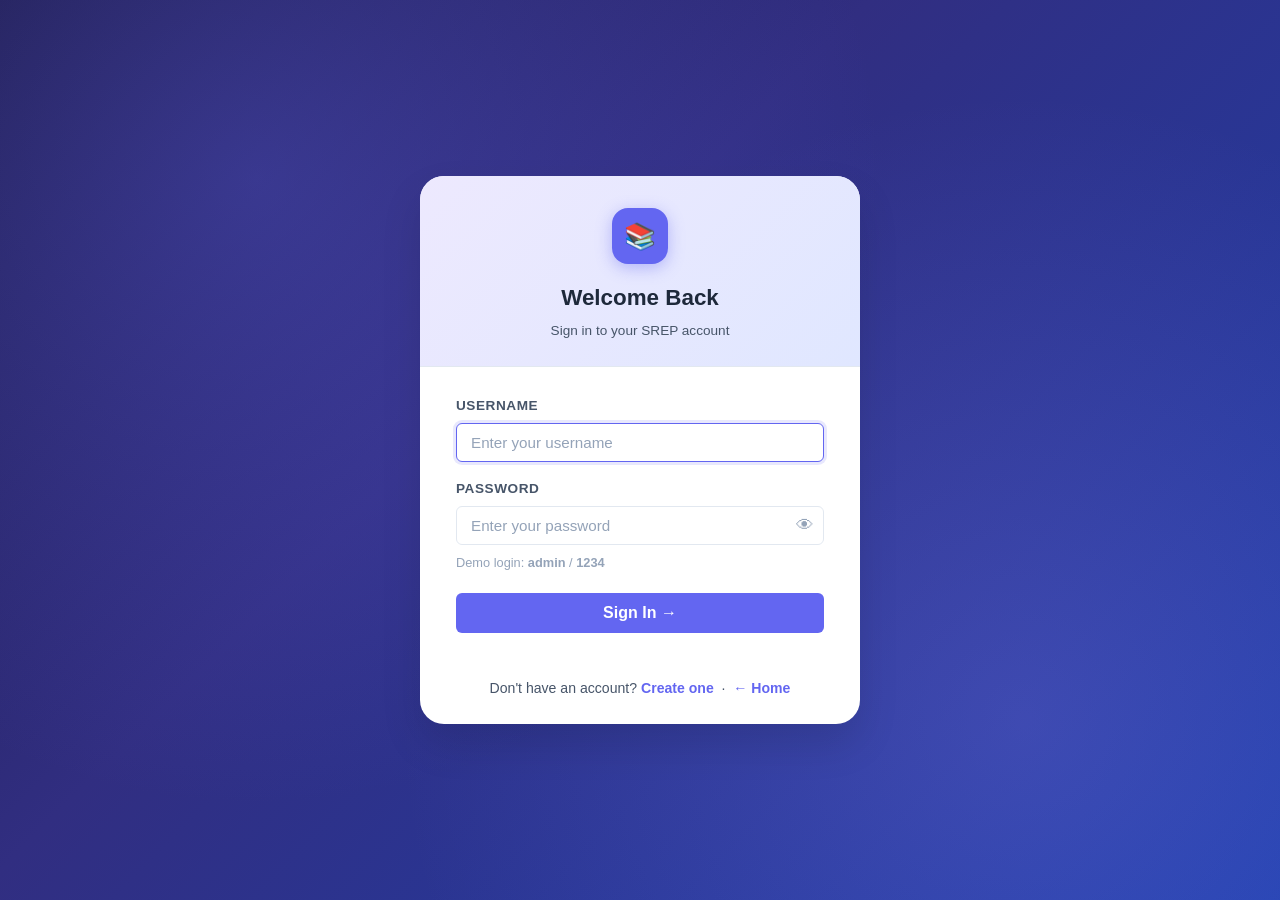
<file: webdev_final/files/login.html>
<!DOCTYPE html>
<html lang="en">
<head>
  <meta charset="UTF-8">
  <meta name="viewport" content="width=device-width, initial-scale=1.0">
  <title>Sign In — SREP</title>
  <link rel="stylesheet" href="styles.css">
</head>
<body>
  <div class="auth-page">
    <div class="auth-card">
      <div class="auth-header">
        <div class="auth-logo">📚</div>
        <div class="auth-title">Welcome Back</div>
        <div class="auth-subtitle">Sign in to your SREP account</div>
      </div>

      <div class="auth-body">
        <div id="login-error" class="form-error mb-16 hidden" style="padding:10px 14px;background:#fee2e2;border-radius:var(--radius-sm);"></div>

        <div class="form-group">
          <label class="form-label" for="username">Username</label>
          <input type="text" id="username" class="form-control" placeholder="Enter your username" autocomplete="username" autofocus>
        </div>

        <div class="form-group" style="margin-bottom:8px;">
          <label class="form-label" for="password">Password</label>
          <div style="position:relative;">
            <input type="password" id="password" class="form-control" placeholder="Enter your password" autocomplete="current-password" style="padding-right:44px;">
            <button type="button" id="toggle-pw" style="position:absolute;right:10px;top:50%;transform:translateY(-50%);background:none;border:none;cursor:pointer;font-size:1.1rem;color:var(--text-sm);">👁</button>
          </div>
        </div>

        <div style="font-size:.8rem;color:var(--text-sm);margin-bottom:20px;">
          Demo login: <strong>admin</strong> / <strong>1234</strong>
        </div>

        <button class="btn btn-primary btn-full btn-lg" id="login-btn">Sign In →</button>
      </div>

      <div class="auth-footer">
        Don't have an account? <a href="register.html">Create one</a>
        &nbsp;·&nbsp;
        <a href="index.html">← Home</a>
      </div>
    </div>
  </div>

  <div id="toast-container"></div>

  <script src="script.js"></script>
  <script>
    document.addEventListener('DOMContentLoaded', () => {
      redirectIfAuthed(); // Already logged in? Go to dashboard

      const userEl  = document.getElementById('username');
      const passEl  = document.getElementById('password');
      const errEl   = document.getElementById('login-error');
      const loginBtn= document.getElementById('login-btn');
      const togglePw= document.getElementById('toggle-pw');

      function showError(msg) {
        errEl.textContent = msg;
        errEl.classList.remove('hidden');
        userEl.classList.add('error');
        passEl.classList.add('error');
      }
      function clearError() {
        errEl.classList.add('hidden');
        userEl.classList.remove('error');
        passEl.classList.remove('error');
      }

      // Toggle password visibility
      togglePw.addEventListener('click', () => {
        passEl.type = passEl.type === 'password' ? 'text' : 'password';
        togglePw.textContent = passEl.type === 'password' ? '👁' : '🙈';
      });

      // Login action
      function doLogin() {
        clearError();
        const username = userEl.value.trim();
        const password = passEl.value;

        if (!username) { showError('Please enter your username.'); return; }
        if (!password) { showError('Please enter your password.'); return; }

        loginBtn.disabled = true;
        loginBtn.textContent = 'Signing in…';

        setTimeout(() => { // Small delay for UX
          const result = login(username, password);
          if (result.ok) {
            showToast(`Welcome back, ${result.user.name}! 🎉`, 'success');
            setTimeout(() => { window.location.href = 'dashboard.html'; }, 600);
          } else {
            showError(result.error);
            loginBtn.disabled = false;
            loginBtn.textContent = 'Sign In →';
          }
        }, 300);
      }

      loginBtn.addEventListener('click', doLogin);

      [userEl, passEl].forEach(el => {
        el.addEventListener('keydown', e => { if (e.key === 'Enter') doLogin(); });
        el.addEventListener('input', clearError);
      });
    });
  </script>
</body>
</html>
</file>
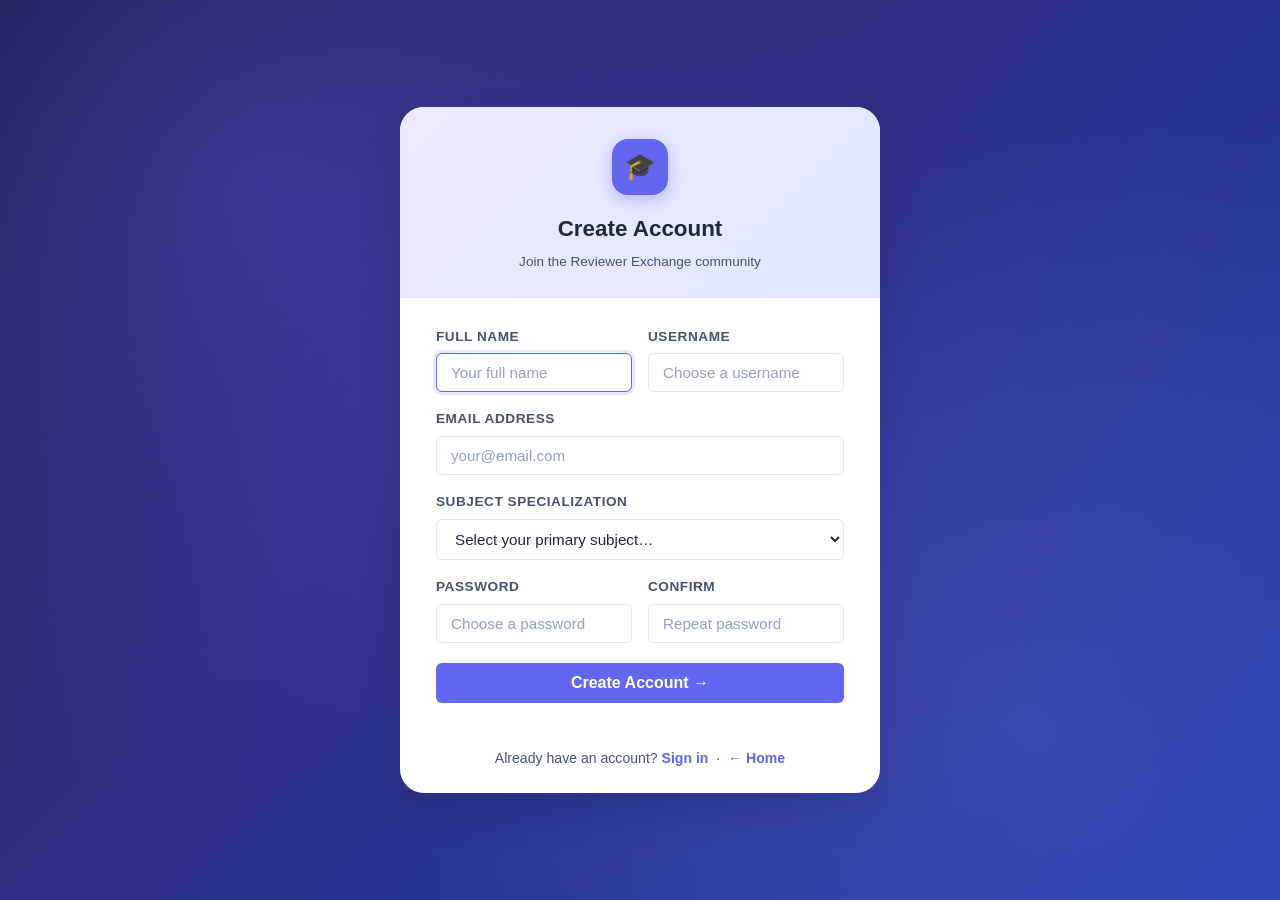
<file: webdev_final/files/register.html>
<!DOCTYPE html>
<html lang="en">
<head>
  <meta charset="UTF-8">
  <meta name="viewport" content="width=device-width, initial-scale=1.0">
  <title>Register — SREP</title>
  <link rel="stylesheet" href="styles.css">
</head>
<body>
  <div class="auth-page">
    <div class="auth-card" style="max-width:480px;">
      <div class="auth-header">
        <div class="auth-logo">🎓</div>
        <div class="auth-title">Create Account</div>
        <div class="auth-subtitle">Join the Reviewer Exchange community</div>
      </div>

      <div class="auth-body">
        <div id="reg-error" class="form-error mb-16 hidden" style="padding:10px 14px;background:#fee2e2;border-radius:var(--radius-sm);"></div>

        <div class="form-row">
          <div class="form-group">
            <label class="form-label" for="name">Full Name</label>
            <input type="text" id="name" class="form-control" placeholder="Your full name" autofocus>
          </div>
          <div class="form-group">
            <label class="form-label" for="username">Username</label>
            <input type="text" id="username" class="form-control" placeholder="Choose a username">
          </div>
        </div>

        <div class="form-group">
          <label class="form-label" for="email">Email Address</label>
          <input type="email" id="email" class="form-control" placeholder="your@email.com">
        </div>

        <div class="form-group">
          <label class="form-label" for="subject">Subject Specialization</label>
          <select id="subject" class="form-control">
            <option value="">Select your primary subject…</option>
            <option>Mathematics</option>
            <option>Science</option>
            <option>English</option>
            <option>History</option>
            <option>Technology</option>
            <option>Arts</option>
            <option>Filipino</option>
            <option>Social Studies</option>
            <option>Economics</option>
            <option>General</option>
          </select>
        </div>

        <div class="form-row">
          <div class="form-group">
            <label class="form-label" for="password">Password</label>
            <input type="password" id="password" class="form-control" placeholder="Choose a password">
          </div>
          <div class="form-group">
            <label class="form-label" for="confirm-pw">Confirm</label>
            <input type="password" id="confirm-pw" class="form-control" placeholder="Repeat password">
          </div>
        </div>

        <button class="btn btn-primary btn-full btn-lg" id="reg-btn" style="margin-top:4px;">Create Account →</button>
      </div>

      <div class="auth-footer">
        Already have an account? <a href="login.html">Sign in</a>
        &nbsp;·&nbsp;
        <a href="index.html">← Home</a>
      </div>
    </div>
  </div>

  <div id="toast-container"></div>

  <script src="script.js"></script>
  <script>
    document.addEventListener('DOMContentLoaded', () => {
      redirectIfAuthed();

      const fields = {
        name:      document.getElementById('name'),
        username:  document.getElementById('username'),
        email:     document.getElementById('email'),
        subject:   document.getElementById('subject'),
        password:  document.getElementById('password'),
        confirmPw: document.getElementById('confirm-pw'),
      };
      const errEl  = document.getElementById('reg-error');
      const regBtn = document.getElementById('reg-btn');

      function showError(msg) {
        errEl.textContent = msg;
        errEl.classList.remove('hidden');
      }
      function clearError() { errEl.classList.add('hidden'); }

      function doRegister() {
        clearError();

        const name     = fields.name.value.trim();
        const username = fields.username.value.trim();
        const email    = fields.email.value.trim();
        const subject  = fields.subject.value;
        const password = fields.password.value;
        const confirm  = fields.confirmPw.value;

        // Validation
        if (!name)     { showError('Full name is required.'); return; }
        if (!username) { showError('Username is required.'); return; }
        if (username.length < 3) { showError('Username must be at least 3 characters.'); return; }
        if (!/^[a-zA-Z0-9_]+$/.test(username)) { showError('Username can only contain letters, numbers, and underscores.'); return; }
        if (!email || !email.includes('@')) { showError('Please enter a valid email address.'); return; }
        if (!subject)  { showError('Please select a subject specialization.'); return; }
        if (!password) { showError('Password is required.'); return; }
        if (password.length < 4) { showError('Password must be at least 4 characters.'); return; }
        if (password !== confirm) { showError('Passwords do not match.'); return; }

        regBtn.disabled = true;
        regBtn.textContent = 'Creating account…';

        setTimeout(() => {
          const result = register({ name, username, email, subject, password });
          if (result.ok) {
            // Auto-login
            login(username, password);
            showToast(`Account created! Welcome, ${result.user.name}! 🎉`, 'success');
            setTimeout(() => { window.location.href = 'dashboard.html'; }, 700);
          } else {
            showError(result.error);
            regBtn.disabled = false;
            regBtn.textContent = 'Create Account →';
          }
        }, 300);
      }

      regBtn.addEventListener('click', doRegister);

      Object.values(fields).forEach(el => {
        el.addEventListener('keydown', e => { if (e.key === 'Enter') doRegister(); });
        el.addEventListener('input', clearError);
      });
    });
  </script>
</body>
</html>
</file>
<file: webdev_final/files/styles.css>
/* ============================================================
   STUDENT REVIEWER EXCHANGE PLATFORM — styles.css
   Aesthetic: "Indigo Academy" — dark sidebar, clean content
   ============================================================ */

/* ─── CSS Variables ─────────────────────────────────────── */
:root {
  --sidebar-bg:      #1e1b4b;
  --sidebar-hover:   #312e81;
  --sidebar-active:  #4f46e5;
  --sidebar-text:    #c7d2fe;
  --sidebar-muted:   #6366f1;
  --sidebar-width:   250px;

  --primary:         #6366f1;
  --primary-dark:    #4f46e5;
  --primary-light:   #a5b4fc;
  --accent:          #f59e0b;
  --accent-dark:     #d97706;

  --success:         #10b981;
  --warning:         #f59e0b;
  --error:           #ef4444;
  --info:            #3b82f6;

  --bg:              #f1f5f9;
  --bg-alt:          #e8edf5;
  --card:            #ffffff;
  --border:          #e2e8f0;
  --border-dark:     #cbd5e1;

  --text:            #1e293b;
  --text-md:         #475569;
  --text-sm:         #94a3b8;

  --shadow-sm:   0 1px 3px rgba(0,0,0,.08);
  --shadow-md:   0 4px 12px rgba(0,0,0,.08);
  --shadow-lg:   0 8px 24px rgba(0,0,0,.10);
  --shadow-xl:   0 20px 40px rgba(0,0,0,.12);

  --radius-sm:  6px;
  --radius-md: 10px;
  --radius-lg: 16px;
  --radius-xl: 24px;

  --font: -apple-system, BlinkMacSystemFont, 'Segoe UI', 'Helvetica Neue', Arial, sans-serif;
  --font-mono: 'Consolas', 'Courier New', monospace;

  --ease: cubic-bezier(0.4, 0, 0.2, 1);
  --t-fast: 150ms var(--ease);
  --t-med:  250ms var(--ease);
}

/* ─── Reset & Base ───────────────────────────────────────── */
*, *::before, *::after { box-sizing: border-box; margin: 0; padding: 0; }

html { scroll-behavior: smooth; }

body {
  font-family: var(--font);
  background: var(--bg);
  color: var(--text);
  line-height: 1.6;
  -webkit-font-smoothing: antialiased;
  min-height: 100vh;
}

a { color: var(--primary); text-decoration: none; }
a:hover { text-decoration: underline; }

img { max-width: 100%; }

input, textarea, select, button { font-family: inherit; }

ul { list-style: none; }

/* ─── Typography ─────────────────────────────────────────── */
h1 { font-size: 2rem;   font-weight: 700; line-height: 1.2; }
h2 { font-size: 1.5rem; font-weight: 700; line-height: 1.3; }
h3 { font-size: 1.2rem; font-weight: 600; line-height: 1.4; }
h4 { font-size: 1rem;   font-weight: 600; }

.text-sm   { font-size: .85rem; }
.text-xs   { font-size: .75rem; }
.text-muted { color: var(--text-sm); }
.text-primary { color: var(--primary); }
.text-accent  { color: var(--accent); }
.text-success { color: var(--success); }
.text-error   { color: var(--error); }
.fw-600 { font-weight: 600; }
.fw-700 { font-weight: 700; }

/* ─── Buttons ────────────────────────────────────────────── */
.btn {
  display: inline-flex; align-items: center; gap: 6px;
  padding: 8px 18px;
  border: none; border-radius: var(--radius-sm);
  font-size: .9rem; font-weight: 600;
  cursor: pointer;
  transition: background var(--t-fast), transform var(--t-fast), box-shadow var(--t-fast);
  white-space: nowrap;
  text-decoration: none;
}
.btn:hover { transform: translateY(-1px); text-decoration: none; }
.btn:active { transform: translateY(0); }

.btn-primary   { background: var(--primary); color: #fff; }
.btn-primary:hover { background: var(--primary-dark); box-shadow: 0 4px 12px rgba(99,102,241,.35); }

.btn-accent    { background: var(--accent); color: #fff; }
.btn-accent:hover { background: var(--accent-dark); box-shadow: 0 4px 12px rgba(245,158,11,.35); }

.btn-success   { background: var(--success); color: #fff; }
.btn-success:hover { background: #059669; }

.btn-danger    { background: var(--error); color: #fff; }
.btn-danger:hover  { background: #dc2626; }

.btn-outline   { background: transparent; color: var(--primary); border: 2px solid var(--primary); }
.btn-outline:hover  { background: var(--primary); color: #fff; }

.btn-ghost     { background: transparent; color: var(--text-md); }
.btn-ghost:hover   { background: var(--bg-alt); }

.btn-sm  { padding: 5px 12px; font-size: .8rem; }
.btn-lg  { padding: 11px 28px; font-size: 1rem; }
.btn-full { width: 100%; justify-content: center; }

.btn-icon { padding: 8px; border-radius: var(--radius-sm); }
.btn[disabled] { opacity: .55; cursor: not-allowed; transform: none !important; }

/* ─── Forms ──────────────────────────────────────────────── */
.form-group {
  display: flex; flex-direction: column; gap: 6px;
  margin-bottom: 16px;
}

.form-label {
  font-size: .85rem; font-weight: 600;
  color: var(--text-md);
  text-transform: uppercase; letter-spacing: .04em;
}

.form-control {
  width: 100%; padding: 10px 14px;
  border: 1.5px solid var(--border);
  border-radius: var(--radius-sm);
  font-size: .95rem; color: var(--text);
  background: var(--card);
  transition: border-color var(--t-fast), box-shadow var(--t-fast);
  outline: none;
}
.form-control:focus {
  border-color: var(--primary);
  box-shadow: 0 0 0 3px rgba(99,102,241,.15);
}
.form-control::placeholder { color: var(--text-sm); }
.form-control.error { border-color: var(--error); }

textarea.form-control { resize: vertical; min-height: 90px; }

select.form-control { cursor: pointer; }

.form-hint { font-size: .8rem; color: var(--text-sm); }
.form-error { font-size: .8rem; color: var(--error); }

.form-row { display: grid; grid-template-columns: 1fr 1fr; gap: 16px; }

/* ─── Cards ──────────────────────────────────────────────── */
.card {
  background: var(--card);
  border-radius: var(--radius-lg);
  box-shadow: var(--shadow-sm);
  border: 1px solid var(--border);
  overflow: hidden;
  transition: box-shadow var(--t-med), transform var(--t-med);
}
.card:hover { box-shadow: var(--shadow-md); }
.card-hoverable:hover { transform: translateY(-2px); box-shadow: var(--shadow-lg); }

.card-header {
  padding: 18px 22px;
  border-bottom: 1px solid var(--border);
  display: flex; align-items: center; justify-content: space-between; gap: 12px;
}
.card-body    { padding: 22px; }
.card-footer  { padding: 14px 22px; border-top: 1px solid var(--border); background: var(--bg); }
.card-compact .card-body { padding: 14px 18px; }

/* ─── Badges & Tags ──────────────────────────────────────── */
.badge {
  display: inline-flex; align-items: center;
  padding: 2px 10px; border-radius: 999px;
  font-size: .75rem; font-weight: 600; letter-spacing: .02em;
}
.badge-primary { background: #e0e7ff; color: var(--primary-dark); }
.badge-success { background: #d1fae5; color: #065f46; }
.badge-warning { background: #fef3c7; color: #92400e; }
.badge-error   { background: #fee2e2; color: #991b1b; }
.badge-info    { background: #dbeafe; color: #1e40af; }
.badge-gray    { background: #f1f5f9; color: var(--text-md); }

.tag {
  display: inline-block; padding: 3px 10px;
  border-radius: var(--radius-sm);
  background: var(--bg-alt); color: var(--text-md);
  font-size: .78rem; font-weight: 500;
  cursor: pointer; transition: background var(--t-fast), color var(--t-fast);
}
.tag:hover, .tag.active { background: var(--primary); color: #fff; }

/* ─── Stats Cards ────────────────────────────────────────── */
.stats-grid {
  display: grid;
  grid-template-columns: repeat(auto-fit, minmax(180px, 1fr));
  gap: 16px;
}
.stat-card {
  background: var(--card);
  border-radius: var(--radius-lg);
  padding: 22px;
  border: 1px solid var(--border);
  box-shadow: var(--shadow-sm);
  display: flex; flex-direction: column; gap: 8px;
  position: relative; overflow: hidden;
  transition: transform var(--t-med), box-shadow var(--t-med);
}
.stat-card:hover { transform: translateY(-2px); box-shadow: var(--shadow-md); }
.stat-card::before {
  content: ''; position: absolute;
  top: 0; left: 0; right: 0; height: 3px;
}
.stat-card.indigo::before  { background: var(--primary); }
.stat-card.amber::before   { background: var(--accent); }
.stat-card.green::before   { background: var(--success); }
.stat-card.blue::before    { background: var(--info); }

.stat-icon {
  width: 44px; height: 44px; border-radius: var(--radius-md);
  display: flex; align-items: center; justify-content: center;
  font-size: 1.3rem;
}
.stat-icon.indigo { background: #ede9fe; }
.stat-icon.amber  { background: #fef3c7; }
.stat-icon.green  { background: #d1fae5; }
.stat-icon.blue   { background: #dbeafe; }

.stat-value { font-size: 2rem; font-weight: 800; line-height: 1; }
.stat-label { font-size: .8rem; font-weight: 600; text-transform: uppercase; letter-spacing: .05em; color: var(--text-sm); }

/* ─── Reviewer Cards ─────────────────────────────────────── */
.reviewers-grid {
  display: grid;
  grid-template-columns: repeat(auto-fill, minmax(280px, 1fr));
  gap: 20px;
}

.reviewer-card {
  background: var(--card);
  border-radius: var(--radius-lg);
  border: 1px solid var(--border);
  box-shadow: var(--shadow-sm);
  overflow: hidden;
  transition: transform var(--t-med), box-shadow var(--t-med);
  display: flex; flex-direction: column;
}
.reviewer-card:hover { transform: translateY(-3px); box-shadow: var(--shadow-lg); }

.reviewer-card-top {
  padding: 20px;
  background: linear-gradient(135deg, #ede9fe 0%, #e0e7ff 100%);
  display: flex; align-items: center; gap: 14px;
}
.reviewer-avatar {
  width: 52px; height: 52px; border-radius: 50%;
  background: var(--primary);
  color: #fff; font-size: 1.2rem; font-weight: 700;
  display: flex; align-items: center; justify-content: center;
  flex-shrink: 0; box-shadow: 0 2px 8px rgba(99,102,241,.3);
}
.reviewer-card-info { flex: 1; min-width: 0; }
.reviewer-card-info h3 { font-size: 1rem; font-weight: 700; white-space: nowrap; overflow: hidden; text-overflow: ellipsis; }

.reviewer-card-body { padding: 16px 20px; flex: 1; display: flex; flex-direction: column; gap: 10px; }
.reviewer-card-footer {
  padding: 12px 20px;
  border-top: 1px solid var(--border);
  display: flex; gap: 8px; align-items: center;
}

.stars-display { display: inline-flex; gap: 2px; }
.star { color: #d1d5db; font-size: 1rem; cursor: default; }
.star.filled { color: var(--accent); }
.star.interactive { cursor: pointer; transition: color var(--t-fast); }
.star.interactive:hover, .star.interactive.hovered { color: var(--accent); }

.rating-avg { font-size: .85rem; font-weight: 700; color: var(--text); }
.rating-count { font-size: .75rem; color: var(--text-sm); }

/* ─── Search & Filter Bar ────────────────────────────────── */
.filter-bar {
  display: flex; flex-wrap: wrap; gap: 12px; align-items: center;
  padding: 16px 20px;
  background: var(--card);
  border: 1px solid var(--border);
  border-radius: var(--radius-lg);
  box-shadow: var(--shadow-sm);
  margin-bottom: 20px;
}
.search-input-wrap {
  position: relative; flex: 1; min-width: 200px;
}
.search-input-wrap .search-icon {
  position: absolute; left: 12px; top: 50%; transform: translateY(-50%);
  color: var(--text-sm); pointer-events: none; font-size: 1rem;
}
.search-input {
  width: 100%; padding: 8px 12px 8px 36px;
  border: 1.5px solid var(--border); border-radius: var(--radius-sm);
  font-size: .9rem; outline: none;
  transition: border-color var(--t-fast), box-shadow var(--t-fast);
}
.search-input:focus { border-color: var(--primary); box-shadow: 0 0 0 3px rgba(99,102,241,.15); }

.filter-select {
  padding: 8px 12px;
  border: 1.5px solid var(--border); border-radius: var(--radius-sm);
  font-size: .9rem; cursor: pointer; outline: none;
  background: var(--card);
}
.filter-select:focus { border-color: var(--primary); }

/* ─── Notifications ──────────────────────────────────────── */
.notif-list { display: flex; flex-direction: column; gap: 8px; }
.notif-item {
  display: flex; gap: 14px; align-items: flex-start;
  padding: 14px 18px;
  background: var(--card);
  border: 1px solid var(--border);
  border-radius: var(--radius-md);
  transition: background var(--t-fast);
}
.notif-item.unread { background: #eff6ff; border-color: #bfdbfe; }
.notif-item:hover { background: var(--bg-alt); }
.notif-icon {
  width: 36px; height: 36px; border-radius: 50%;
  display: flex; align-items: center; justify-content: center;
  font-size: .95rem; flex-shrink: 0;
}
.notif-icon.info    { background: #dbeafe; }
.notif-icon.success { background: #d1fae5; }
.notif-icon.warning { background: #fef3c7; }
.notif-content { flex: 1; }
.notif-dot {
  width: 8px; height: 8px; border-radius: 50%;
  background: var(--primary); flex-shrink: 0; margin-top: 6px;
}
.notif-dot.hidden { background: transparent; }

/* ─── Calendar ───────────────────────────────────────────── */
.calendar-wrapper {
  display: grid; grid-template-columns: 1fr 320px; gap: 20px;
}
@media (max-width: 900px) { .calendar-wrapper { grid-template-columns: 1fr; } }

.calendar-nav {
  display: flex; align-items: center; justify-content: space-between;
  margin-bottom: 16px;
}
.cal-month-label { font-size: 1.1rem; font-weight: 700; }
.cal-nav-btn {
  width: 34px; height: 34px; border-radius: var(--radius-sm);
  border: 1.5px solid var(--border); background: var(--card);
  cursor: pointer; font-size: 1rem;
  display: flex; align-items: center; justify-content: center;
  transition: background var(--t-fast), border-color var(--t-fast);
}
.cal-nav-btn:hover { background: var(--primary); color: #fff; border-color: var(--primary); }

.calendar-grid {
  display: grid; grid-template-columns: repeat(7, 1fr);
  border-radius: var(--radius-lg); overflow: hidden;
  border: 1px solid var(--border);
  box-shadow: var(--shadow-sm);
}
.cal-day-header {
  padding: 8px 4px; text-align: center;
  font-size: .72rem; font-weight: 700; letter-spacing: .06em;
  text-transform: uppercase; color: var(--text-sm);
  background: var(--bg-alt); border-bottom: 1px solid var(--border);
}
.cal-day {
  min-height: 72px; padding: 6px;
  background: var(--card);
  border-right: 1px solid var(--border); border-bottom: 1px solid var(--border);
  cursor: pointer; position: relative;
  transition: background var(--t-fast);
}
.cal-day:hover { background: #f0f4ff; }
.cal-day.other-month { background: #fafafa; }
.cal-day.other-month .cal-day-num { color: var(--text-sm); opacity: .5; }
.cal-day.today { background: #eff6ff; }
.cal-day.today .cal-day-num { background: var(--primary); color: #fff; }
.cal-day.selected { background: #e0e7ff; }
.cal-day-num {
  display: inline-flex; align-items: center; justify-content: center;
  width: 24px; height: 24px; border-radius: 50%;
  font-size: .8rem; font-weight: 600;
}
.cal-events { display: flex; flex-direction: column; gap: 2px; margin-top: 2px; }
.cal-event-chip {
  font-size: .65rem; font-weight: 600; padding: 1px 5px;
  border-radius: 3px; white-space: nowrap; overflow: hidden; text-overflow: ellipsis;
}
.cal-event-chip.exam     { background: #fee2e2; color: #991b1b; }
.cal-event-chip.assignment { background: #fef3c7; color: #92400e; }
.cal-event-chip.review   { background: #d1fae5; color: #065f46; }
.cal-event-chip.other    { background: #e0e7ff; color: #3730a3; }

.events-panel {
  background: var(--card);
  border: 1px solid var(--border);
  border-radius: var(--radius-lg);
  box-shadow: var(--shadow-sm);
  overflow: hidden;
}
.events-panel-header {
  padding: 16px 20px;
  border-bottom: 1px solid var(--border);
  display: flex; align-items: center; justify-content: space-between;
}
.events-list { padding: 12px; display: flex; flex-direction: column; gap: 8px; max-height: 500px; overflow-y: auto; }
.event-item {
  display: flex; gap: 12px; padding: 12px;
  border-radius: var(--radius-md);
  border-left: 3px solid var(--primary);
  background: var(--bg);
  transition: background var(--t-fast);
}
.event-item:hover { background: var(--bg-alt); }
.event-item.exam       { border-color: var(--error); }
.event-item.assignment { border-color: var(--accent); }
.event-item.review     { border-color: var(--success); }
.event-item.other      { border-color: var(--primary); }
.event-time { font-size: .75rem; color: var(--text-sm); white-space: nowrap; padding-top: 2px; }
.event-title { font-weight: 600; font-size: .9rem; }
.event-desc  { font-size: .8rem; color: var(--text-md); margin-top: 2px; }
.event-actions { display: flex; gap: 4px; margin-left: auto; }

/* ─── Modal ──────────────────────────────────────────────── */
.modal-overlay {
  position: fixed; inset: 0;
  background: rgba(15,23,42,.55); backdrop-filter: blur(4px);
  z-index: 1000;
  display: flex; align-items: center; justify-content: center;
  padding: 20px;
  opacity: 0; pointer-events: none;
  transition: opacity var(--t-med);
}
.modal-overlay.open { opacity: 1; pointer-events: all; }

.modal {
  background: var(--card);
  border-radius: var(--radius-xl);
  box-shadow: var(--shadow-xl);
  width: 100%; max-width: 480px;
  max-height: 90vh; overflow-y: auto;
  transform: scale(.95) translateY(10px);
  transition: transform var(--t-med);
}
.modal-overlay.open .modal { transform: scale(1) translateY(0); }
.modal-lg { max-width: 620px; }

.modal-header {
  padding: 22px 24px 16px;
  display: flex; align-items: flex-start; justify-content: space-between; gap: 12px;
}
.modal-title { font-size: 1.2rem; font-weight: 700; }
.modal-close {
  width: 32px; height: 32px; border-radius: var(--radius-sm);
  border: 1.5px solid var(--border); background: transparent;
  cursor: pointer; font-size: 1.2rem; color: var(--text-md);
  display: flex; align-items: center; justify-content: center;
  transition: background var(--t-fast);
  flex-shrink: 0;
}
.modal-close:hover { background: var(--error); color: #fff; border-color: var(--error); }

.modal-body   { padding: 0 24px 20px; }
.modal-footer { padding: 16px 24px; border-top: 1px solid var(--border); display: flex; gap: 10px; justify-content: flex-end; }

/* ─── Toast ──────────────────────────────────────────────── */
#toast-container {
  position: fixed; bottom: 24px; right: 24px;
  z-index: 2000;
  display: flex; flex-direction: column-reverse; gap: 10px;
  pointer-events: none;
}
.toast {
  display: flex; align-items: center; gap: 12px;
  padding: 14px 18px;
  background: var(--text);
  color: #fff;
  border-radius: var(--radius-md);
  box-shadow: var(--shadow-lg);
  font-size: .9rem; font-weight: 500;
  min-width: 260px; max-width: 380px;
  pointer-events: all;
  animation: toastIn .3s var(--ease) forwards;
}
.toast.removing { animation: toastOut .3s var(--ease) forwards; }
.toast-success { background: #064e3b; border-left: 4px solid var(--success); }
.toast-error   { background: #7f1d1d; border-left: 4px solid var(--error); }
.toast-info    { background: #1e3a8a; border-left: 4px solid var(--info); }
.toast-warning { background: #78350f; border-left: 4px solid var(--warning); }
.toast-icon    { font-size: 1.1rem; flex-shrink: 0; }

@keyframes toastIn  { from { opacity:0; transform: translateX(60px); } to { opacity:1; transform: translateX(0); } }
@keyframes toastOut { from { opacity:1; transform: translateX(0); } to { opacity:0; transform: translateX(60px); } }

/* ─── Sidebar Layout ─────────────────────────────────────── */
.app-layout {
  display: flex; min-height: 100vh;
}

.sidebar {
  width: var(--sidebar-width);
  background: var(--sidebar-bg);
  display: flex; flex-direction: column;
  position: fixed; top: 0; left: 0; bottom: 0;
  z-index: 100;
  transition: transform var(--t-med);
  overflow-y: auto;
  scrollbar-width: thin;
  scrollbar-color: rgba(255,255,255,.1) transparent;
}

.sidebar-logo {
  padding: 24px 20px 20px;
  display: flex; align-items: center; gap: 12px;
  border-bottom: 1px solid rgba(255,255,255,.08);
}
.sidebar-logo-icon {
  width: 40px; height: 40px; border-radius: var(--radius-md);
  background: var(--primary);
  display: flex; align-items: center; justify-content: center;
  font-size: 1.3rem;
}
.sidebar-logo-text { color: #fff; font-weight: 800; font-size: .95rem; line-height: 1.2; }
.sidebar-logo-sub  { color: var(--sidebar-text); font-size: .72rem; font-weight: 400; opacity: .7; }

.sidebar-user {
  padding: 16px 20px;
  border-bottom: 1px solid rgba(255,255,255,.08);
  display: flex; align-items: center; gap: 12px;
}
.sidebar-avatar {
  width: 38px; height: 38px; border-radius: 50%;
  background: var(--primary);
  display: flex; align-items: center; justify-content: center;
  color: #fff; font-weight: 700; font-size: .95rem;
  flex-shrink: 0;
}
.sidebar-user-info { min-width: 0; }
.sidebar-user-name  { color: #fff; font-weight: 600; font-size: .9rem; white-space: nowrap; overflow: hidden; text-overflow: ellipsis; }
.sidebar-user-role  { color: var(--sidebar-text); font-size: .72rem; opacity: .7; }

.sidebar-nav { padding: 12px 0; flex: 1; }
.sidebar-section-label {
  padding: 10px 20px 4px;
  font-size: .68rem; font-weight: 700;
  text-transform: uppercase; letter-spacing: .1em;
  color: rgba(255,255,255,.3);
}
.nav-item {
  display: flex; align-items: center; gap: 12px;
  padding: 10px 20px;
  color: var(--sidebar-text);
  cursor: pointer;
  transition: background var(--t-fast), color var(--t-fast);
  border-radius: 0;
  position: relative;
  user-select: none;
}
.nav-item:hover { background: rgba(255,255,255,.06); color: #fff; }
.nav-item.active {
  background: rgba(99,102,241,.25);
  color: #fff;
}
.nav-item.active::before {
  content: ''; position: absolute;
  left: 0; top: 6px; bottom: 6px; width: 3px;
  background: var(--primary);
  border-radius: 0 3px 3px 0;
}
.nav-icon { font-size: 1.1rem; width: 22px; text-align: center; flex-shrink: 0; }
.nav-label { font-size: .88rem; font-weight: 500; }
.nav-badge {
  margin-left: auto;
  background: var(--error); color: #fff;
  font-size: .65rem; font-weight: 700;
  padding: 1px 6px; border-radius: 999px;
  min-width: 18px; text-align: center;
}
.nav-item.logout { color: #fca5a5; margin-top: auto; }
.nav-item.logout:hover { background: rgba(239,68,68,.15); color: #ef4444; }

.sidebar-footer {
  padding: 12px 0;
  border-top: 1px solid rgba(255,255,255,.08);
}

/* ─── Main Content Area ──────────────────────────────────── */
.main-content {
  margin-left: var(--sidebar-width);
  flex: 1;
  min-height: 100vh;
  display: flex; flex-direction: column;
}

.top-bar {
  background: var(--card);
  border-bottom: 1px solid var(--border);
  padding: 14px 28px;
  display: flex; align-items: center; justify-content: space-between; gap: 16px;
  position: sticky; top: 0; z-index: 50;
  box-shadow: var(--shadow-sm);
}
.top-bar-left { display: flex; align-items: center; gap: 12px; }
.top-bar-title { font-size: 1.1rem; font-weight: 700; }
.top-bar-breadcrumb { font-size: .82rem; color: var(--text-sm); }
.hamburger {
  display: none;
  width: 38px; height: 38px; border-radius: var(--radius-sm);
  border: 1.5px solid var(--border); background: transparent;
  cursor: pointer; font-size: 1.2rem;
  align-items: center; justify-content: center;
}

.content-area {
  padding: 28px;
  flex: 1;
}

/* ─── Section Headers ────────────────────────────────────── */
.section-header {
  display: flex; align-items: center; justify-content: space-between; gap: 16px;
  margin-bottom: 24px;
  flex-wrap: wrap;
}
.section-title { font-size: 1.35rem; font-weight: 800; }
.section-subtitle { font-size: .88rem; color: var(--text-md); margin-top: 3px; }

/* ─── Empty State ────────────────────────────────────────── */
.empty-state {
  text-align: center;
  padding: 60px 20px;
  color: var(--text-md);
}
.empty-icon { font-size: 3.5rem; margin-bottom: 16px; opacity: .4; }
.empty-title { font-size: 1.1rem; font-weight: 700; color: var(--text); margin-bottom: 8px; }
.empty-desc  { font-size: .88rem; color: var(--text-sm); max-width: 300px; margin: 0 auto 20px; }

/* ─── Profile Page ───────────────────────────────────────── */
.profile-cover {
  height: 120px;
  background: linear-gradient(135deg, #4f46e5 0%, #7c3aed 50%, #2563eb 100%);
  border-radius: var(--radius-lg) var(--radius-lg) 0 0;
}
.profile-avatar-wrap {
  display: flex; align-items: flex-end; gap: 16px;
  padding: 0 24px;
  margin-top: -36px;
  margin-bottom: 16px;
}
.profile-avatar-big {
  width: 72px; height: 72px; border-radius: 50%;
  background: var(--primary); color: #fff;
  font-size: 1.8rem; font-weight: 800;
  display: flex; align-items: center; justify-content: center;
  border: 4px solid var(--card);
  box-shadow: var(--shadow-md);
}
.profile-info { padding-top: 10px; }
.profile-name { font-size: 1.2rem; font-weight: 800; }
.profile-role { font-size: .85rem; color: var(--text-sm); }

/* ─── Subjects Grid ──────────────────────────────────────── */
.subjects-grid {
  display: grid;
  grid-template-columns: repeat(auto-fill, minmax(180px, 1fr));
  gap: 16px;
}
.subject-card {
  background: var(--card);
  border: 1px solid var(--border);
  border-radius: var(--radius-lg);
  padding: 24px 18px;
  text-align: center; cursor: pointer;
  transition: transform var(--t-med), box-shadow var(--t-med), border-color var(--t-med);
  display: flex; flex-direction: column; align-items: center; gap: 10px;
}
.subject-card:hover { transform: translateY(-3px); box-shadow: var(--shadow-lg); border-color: var(--primary); }
.subject-icon { font-size: 2.2rem; }
.subject-name { font-weight: 700; font-size: .95rem; }
.subject-count { font-size: .75rem; color: var(--text-sm); }

/* ─── Loading Spinner ────────────────────────────────────── */
.spinner {
  width: 24px; height: 24px;
  border: 3px solid var(--border);
  border-top-color: var(--primary);
  border-radius: 50%;
  animation: spin .7s linear infinite;
}
@keyframes spin { to { transform: rotate(360deg); } }

/* ─── Divider ────────────────────────────────────────────── */
.divider { height: 1px; background: var(--border); margin: 16px 0; }

/* ─── Avatar Helpers ─────────────────────────────────────── */
.avatar {
  border-radius: 50%;
  background: var(--primary); color: #fff;
  display: inline-flex; align-items: center; justify-content: center;
  font-weight: 700; flex-shrink: 0;
}
.avatar-sm { width: 28px; height: 28px; font-size: .72rem; }
.avatar-md { width: 38px; height: 38px; font-size: .9rem; }

/* ─── Table ──────────────────────────────────────────────── */
.table-wrap { overflow-x: auto; border-radius: var(--radius-lg); border: 1px solid var(--border); }
table { width: 100%; border-collapse: collapse; background: var(--card); }
thead tr { background: var(--bg-alt); }
th {
  padding: 12px 16px; text-align: left;
  font-size: .78rem; font-weight: 700; letter-spacing: .05em;
  text-transform: uppercase; color: var(--text-sm);
  border-bottom: 1px solid var(--border);
}
td {
  padding: 13px 16px; font-size: .9rem;
  border-bottom: 1px solid var(--border);
}
tr:last-child td { border-bottom: none; }
tr:hover td { background: var(--bg); }

/* ─── Auth Pages (login / register) ─────────────────────── */
.auth-page {
  min-height: 100vh;
  display: flex; align-items: center; justify-content: center;
  padding: 24px;
  background: linear-gradient(135deg, #1e1b4b 0%, #312e81 40%, #1e40af 100%);
  position: relative; overflow: hidden;
}
.auth-page::before {
  content: ''; position: absolute; inset: 0;
  background-image:
    radial-gradient(circle at 20% 20%, rgba(99,102,241,.3) 0%, transparent 50%),
    radial-gradient(circle at 80% 80%, rgba(167,139,250,.2) 0%, transparent 50%);
  pointer-events: none;
}
.auth-card {
  background: var(--card);
  border-radius: var(--radius-xl);
  box-shadow: var(--shadow-xl);
  width: 100%; max-width: 440px;
  overflow: hidden;
  position: relative; z-index: 1;
  animation: authSlideIn .4s var(--ease) forwards;
}
@keyframes authSlideIn {
  from { opacity:0; transform: translateY(24px); }
  to   { opacity:1; transform: translateY(0); }
}
.auth-header {
  padding: 32px 36px 24px;
  text-align: center;
  background: linear-gradient(135deg, #ede9fe 0%, #e0e7ff 100%);
  border-bottom: 1px solid var(--border);
}
.auth-logo {
  width: 56px; height: 56px; border-radius: var(--radius-lg);
  background: var(--primary); color: #fff;
  font-size: 1.6rem;
  display: flex; align-items: center; justify-content: center;
  margin: 0 auto 16px;
  box-shadow: 0 4px 16px rgba(99,102,241,.4);
}
.auth-title    { font-size: 1.4rem; font-weight: 800; }
.auth-subtitle { font-size: .85rem; color: var(--text-md); margin-top: 4px; }
.auth-body  { padding: 28px 36px; }
.auth-footer { padding: 16px 36px 24px; text-align: center; font-size: .88rem; color: var(--text-md); }
.auth-footer a { font-weight: 600; }

/* ─── Landing Page ───────────────────────────────────────── */
.landing-nav {
  position: fixed; top: 0; left: 0; right: 0; z-index: 100;
  display: flex; align-items: center; justify-content: space-between;
  padding: 16px 40px;
  background: rgba(255,255,255,.9); backdrop-filter: blur(12px);
  border-bottom: 1px solid rgba(255,255,255,.3);
  box-shadow: 0 1px 0 rgba(0,0,0,.05);
}
.landing-logo { display: flex; align-items: center; gap: 10px; }
.landing-logo-icon {
  width: 36px; height: 36px; border-radius: var(--radius-sm);
  background: var(--primary); color: #fff;
  display: flex; align-items: center; justify-content: center; font-size: 1.1rem;
}
.landing-logo-text { font-weight: 800; font-size: .95rem; color: var(--text); }

.hero {
  min-height: 100vh;
  display: flex; align-items: center;
  padding: 100px 40px 60px;
  background: linear-gradient(135deg, #1e1b4b 0%, #312e81 40%, #1e40af 100%);
  position: relative; overflow: hidden;
}
.hero::before {
  content: ''; position: absolute; inset: 0;
  background-image:
    radial-gradient(circle at 15% 50%, rgba(99,102,241,.4) 0%, transparent 50%),
    radial-gradient(circle at 85% 20%, rgba(167,139,250,.3) 0%, transparent 50%);
}
.hero-content { max-width: 600px; position: relative; z-index: 1; animation: heroFadeIn .8s var(--ease) forwards; }
@keyframes heroFadeIn {
  from { opacity:0; transform: translateY(32px); }
  to   { opacity:1; transform: translateY(0); }
}
.hero-badge {
  display: inline-flex; align-items: center; gap: 6px;
  padding: 5px 14px; border-radius: 999px;
  background: rgba(255,255,255,.12); color: #c7d2fe;
  font-size: .78rem; font-weight: 600; letter-spacing: .04em;
  border: 1px solid rgba(255,255,255,.2);
  margin-bottom: 24px;
}
.hero h1 {
  font-size: 3rem; font-weight: 900; color: #fff;
  line-height: 1.1; margin-bottom: 20px;
}
.hero h1 .highlight { color: var(--primary-light); }
.hero p { font-size: 1.05rem; color: rgba(255,255,255,.75); margin-bottom: 36px; line-height: 1.7; }
.hero-actions { display: flex; gap: 14px; flex-wrap: wrap; }

.features-section { padding: 80px 40px; background: var(--bg); }
.features-grid {
  display: grid; grid-template-columns: repeat(auto-fit, minmax(250px, 1fr));
  gap: 24px; max-width: 1100px; margin: 0 auto;
}
.feature-card {
  background: var(--card); border: 1px solid var(--border);
  border-radius: var(--radius-lg); padding: 28px;
  box-shadow: var(--shadow-sm);
  transition: transform var(--t-med), box-shadow var(--t-med);
}
.feature-card:hover { transform: translateY(-3px); box-shadow: var(--shadow-lg); }
.feature-icon {
  width: 48px; height: 48px; border-radius: var(--radius-md);
  display: flex; align-items: center; justify-content: center;
  font-size: 1.4rem; margin-bottom: 16px;
}
.section-heading { text-align: center; margin-bottom: 48px; }
.section-heading h2 { font-size: 2rem; font-weight: 800; margin-bottom: 10px; }
.section-heading p  { color: var(--text-md); font-size: .95rem; max-width: 500px; margin: 0 auto; }

/* ─── Misc helpers ───────────────────────────────────────── */
.flex         { display: flex; }
.flex-center  { display: flex; align-items: center; justify-content: center; }
.flex-between { display: flex; align-items: center; justify-content: space-between; }
.gap-8  { gap: 8px; }
.gap-12 { gap: 12px; }
.gap-16 { gap: 16px; }
.mt-4  { margin-top: 4px; }
.mt-8  { margin-top: 8px; }
.mt-12 { margin-top: 12px; }
.mt-16 { margin-top: 16px; }
.mt-24 { margin-top: 24px; }
.mb-8  { margin-bottom: 8px; }
.mb-16 { margin-bottom: 16px; }
.mb-24 { margin-bottom: 24px; }
.p-16  { padding: 16px; }
.hidden { display: none !important; }

/* ─── Animations ─────────────────────────────────────────── */
.fade-in  { animation: fadeIn .35s var(--ease) forwards; }
@keyframes fadeIn  { from { opacity:0; transform: translateY(10px); } to { opacity:1; transform: translateY(0); } }

.slide-in { animation: slideIn .3s var(--ease) forwards; }
@keyframes slideIn { from { opacity:0; transform: translateX(-10px); } to { opacity:1; transform: translateX(0); } }

/* ─── Responsive ─────────────────────────────────────────── */
@media (max-width: 768px) {
  :root { --sidebar-width: 250px; }

  .sidebar {
    transform: translateX(-100%);
  }
  .sidebar.open { transform: translateX(0); }

  .sidebar-overlay {
    display: none; position: fixed; inset: 0;
    background: rgba(0,0,0,.5); z-index: 99;
  }
  .sidebar-overlay.open { display: block; }

  .main-content { margin-left: 0; }

  .hamburger { display: flex; }

  .content-area { padding: 16px; }

  .form-row { grid-template-columns: 1fr; }

  .hero { padding: 100px 20px 60px; }
  .hero h1 { font-size: 2rem; }
  .landing-nav { padding: 14px 20px; }

  .features-section { padding: 60px 20px; }

  .calendar-wrapper { grid-template-columns: 1fr; }

  .stats-grid { grid-template-columns: 1fr 1fr; }

  .auth-header { padding: 24px 24px 18px; }
  .auth-body   { padding: 20px 24px; }
  .auth-footer { padding: 12px 24px 20px; }

  .top-bar { padding: 12px 16px; }
}

@media (max-width: 480px) {
  .stats-grid { grid-template-columns: 1fr; }
  .reviewers-grid { grid-template-columns: 1fr; }
  .subjects-grid { grid-template-columns: repeat(2, 1fr); }
}
</file>
